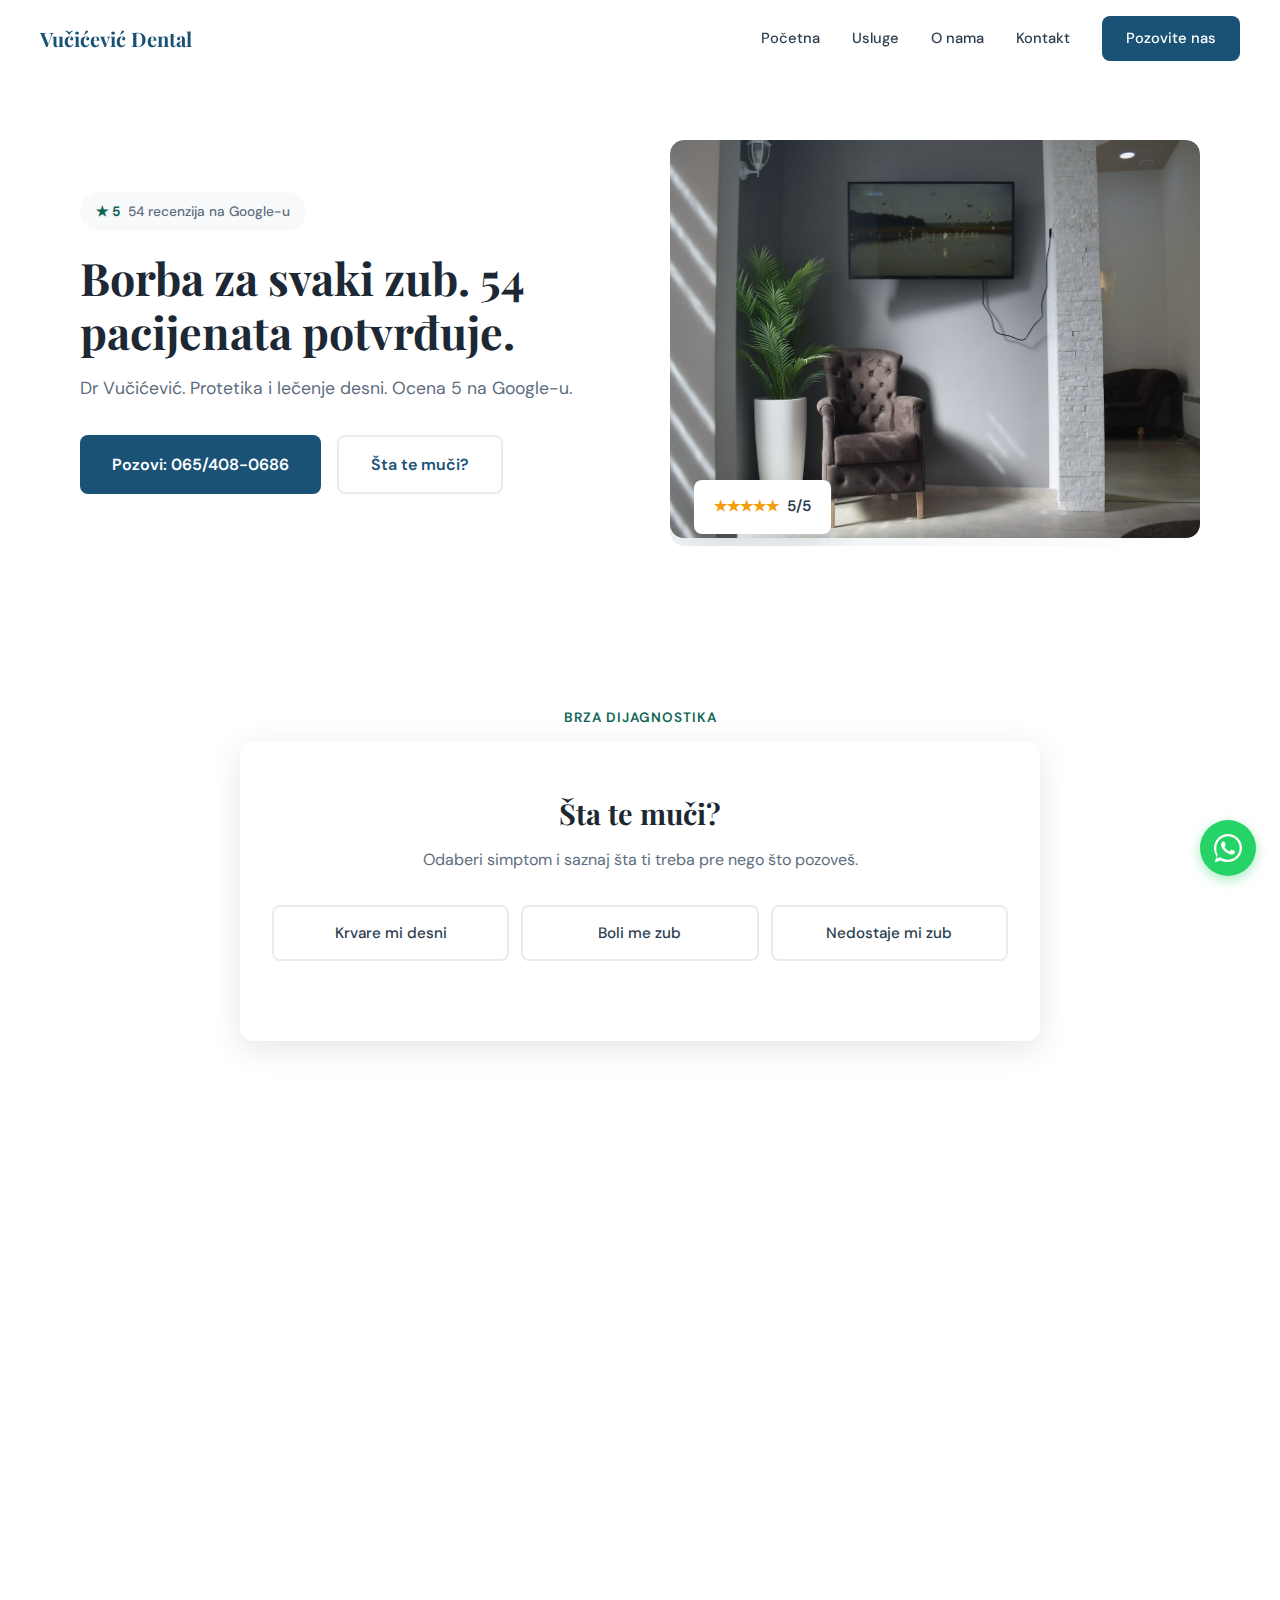
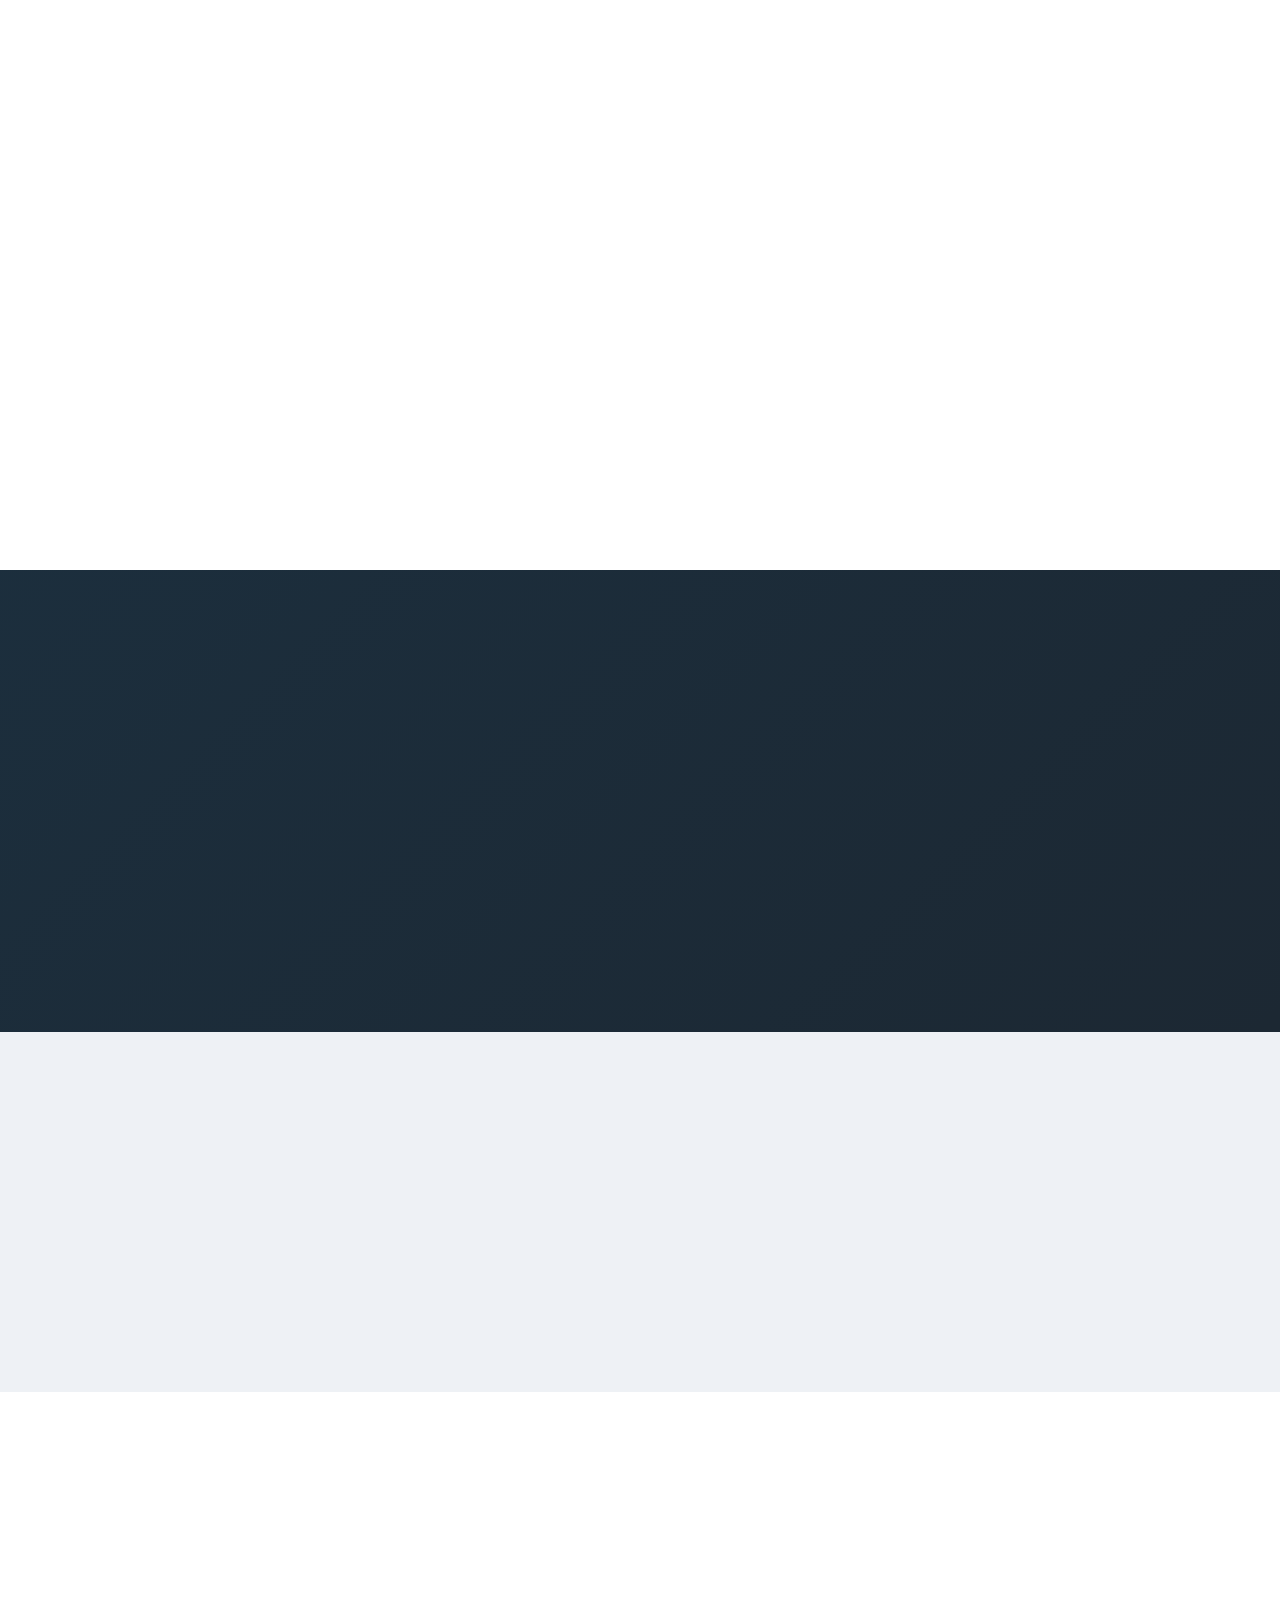
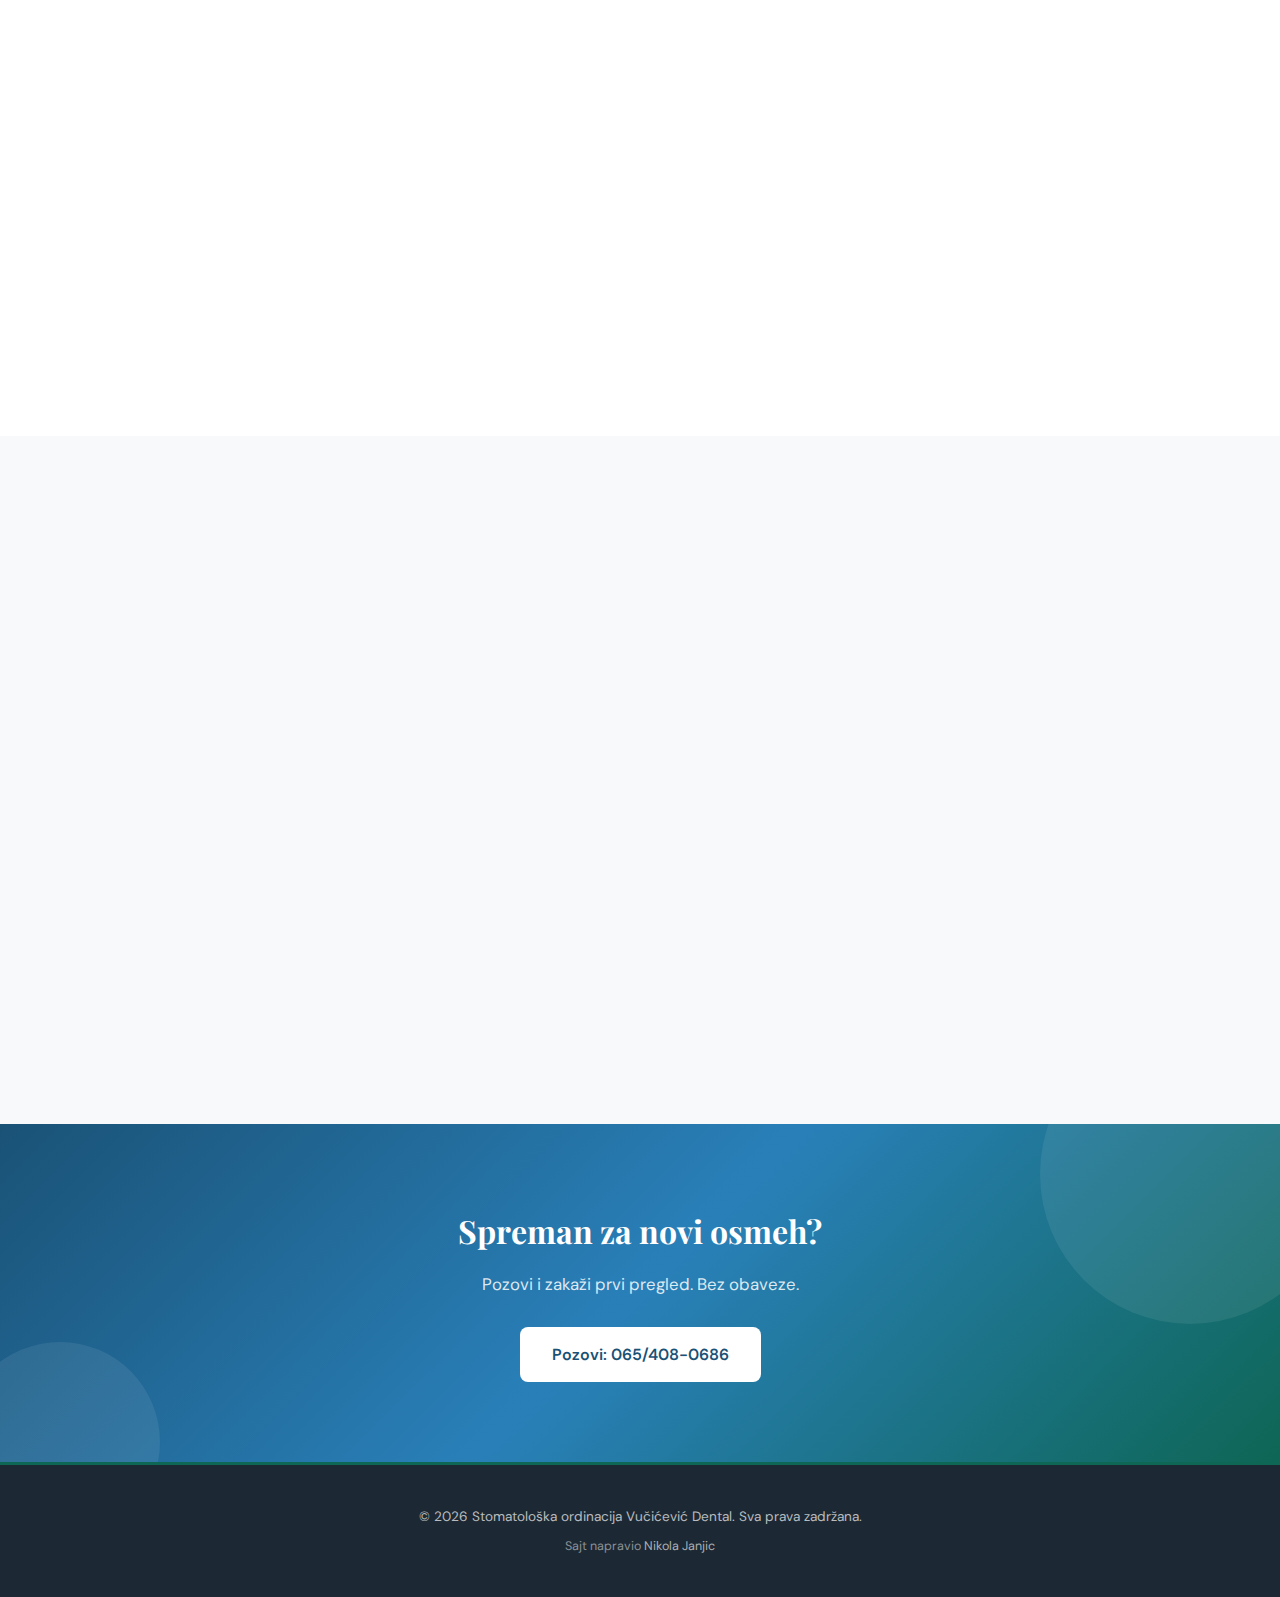
<file: index.html>
<!DOCTYPE html>
<html lang="sr">
<head>
<meta charset="UTF-8">
<meta name="viewport" content="width=device-width, initial-scale=1.0">
<title>Stomatolo&#353;ka ordinacija Vu&#269;i&#263;evi&#263; Dental | Beograd</title>
<meta name="description" content="Stomatolo&#353;ka ordinacija Vu&#269;i&#263;evi&#263; Dental - Beograd. protetika, parodontologija. Ocena 5 od 54 pacijenata na Google-u.">
<meta property="og:title" content="Stomatolo&#353;ka ordinacija Vu&#269;i&#263;evi&#263; Dental | Beograd">
<meta property="og:description" content="protetika, parodontologija. Ocena 5 od 54 pacijenata.">
<meta property="og:type" content="website">
<meta property="og:url" content="https://beograd-stomatoloska-ordinacija-vucicevic-dental-efbf.pages.dev/">
<meta property="og:image" content="https://images.unsplash.com/photo-1629909613654-28e377c37b09?auto=format&fit=crop&w=1200&q=80">
<meta property="og:locale" content="sr_RS">
<link rel="canonical" href="https://beograd-stomatoloska-ordinacija-vucicevic-dental-efbf.pages.dev/">
<link rel="icon" href="data:image/svg+xml,<svg xmlns='http://www.w3.org/2000/svg' viewBox='0 0 100 100'><rect rx='20' width='100' height='100' fill='%231a5276'/><text x='50' y='68' text-anchor='middle' fill='white' font-size='55' font-family='sans-serif'>S</text></svg>">
<link rel="preconnect" href="https://fonts.googleapis.com">
<link rel="preconnect" href="https://fonts.gstatic.com" crossorigin>
<link href="https://fonts.googleapis.com/css2?family=DM+Sans:wght@400;500;700&family=Playfair+Display:wght@600;700&display=swap" rel="stylesheet">
<link rel="stylesheet" href="style.css">
<style>:root{--primary:#1a5276;--primary-light:#2980b9;--accent:#0e6655;--accent-light:#1abc9c;--dark:#1c2833;--font-body:'DM Sans',sans-serif;--font-display:'Playfair Display',serif}</style>
<script type="application/ld+json">
{
  "@context": "https://schema.org",
  "@type": "Dentist",
  "name": "Stomatolo\u0161ka ordinacija Vu\u010di\u0107evi\u0107 Dental",
  "image": "https://images.unsplash.com/photo-1629909613654-28e377c37b09?auto=format&fit=crop&w=1200&q=80",
  "address": {
    "@type": "PostalAddress",
    "streetAddress": "Kneginje Ljubice 32, Beograd 11000",
    "addressLocality": "Beograd",
    "addressCountry": "RS"
  },
  "telephone": "+381654080686",
  "url": "https://beograd-stomatoloska-ordinacija-vucicevic-dental-efbf.pages.dev/",
  "aggregateRating": {
    "@type": "AggregateRating",
    "ratingValue": "5",
    "reviewCount": "54",
    "bestRating": "5"
  },
  "priceRange": "$$"
}
</script>
</head>
<body>

<header class="header" id="header">
  <a href="index.html" class="logo">Vu&#269;i&#263;evi&#263; Dental</a>
  <nav class="nav">
    <a href="index.html">Po&#269;etna</a>
    <a href="usluge.html">Usluge</a>
    <a href="o-nama.html">O nama</a>
    <a href="kontakt.html">Kontakt</a>
    <a href="tel:+381654080686" class="nav-cta">Pozovite nas</a>
  </nav>
  <button class="hamburger" onclick="toggleMenu()" aria-label="Meni" aria-expanded="false">
    <span></span><span></span><span></span>
  </button>
</header>

<nav class="mobile-menu" id="mobileMenu" aria-label="Mobilna navigacija">
  <a href="tel:+381654080686" class="nav-cta">Pozovite: 065/408-0686</a>
  <a href="index.html">Po&#269;etna</a>
  <a href="usluge.html">Usluge</a>
  <a href="o-nama.html">O nama</a>
  <a href="kontakt.html">Kontakt</a>
</nav>

<section class="hero">
  <div class="hero-inner">
    <div>
      <div class="hero-badge">
        <strong>&#9733; 5</strong> 54 recenzija na Google-u
      </div>
      <h1>Borba za svaki zub. 54 pacijenata potvr&#273;uje.</h1>
      <p>Dr Vu&#269;i&#263;evi&#263;. Protetika i le&#269;enje desni. Ocena 5 na Google-u.</p>
      <div class="hero-buttons">
        <a href="tel:+381654080686" class="btn-primary">Pozovi: 065/408-0686</a>
        <a href="#dijagnostika" class="btn-secondary">&#352;ta te mu&#269;i?</a>
      </div>
    </div>
    <div class="hero-image">
      <img onerror="this.onerror=null;this.style.background='linear-gradient(135deg,var(--primary),var(--accent))';this.style.objectFit='none';this.src='data:image/svg+xml,%3Csvg xmlns=%27http://www.w3.org/2000/svg%27 width=%27120%27 height=%27120%27 fill=%27rgba(255,255,255,.15)%27 viewBox=%270 0 24 24%27%3E%3Cpath d=%27M12 2C9.24 2 7 4.24 7 7c0 1.77.93 3.32 2.33 4.2C7.36 12.15 6 14.09 6 16.5 6 19.54 8.46 22 11.5 22h1c3.04 0 5.5-2.46 5.5-5.5 0-2.41-1.36-4.35-3.33-5.3C16.07 10.32 17 8.77 17 7c0-2.76-2.24-5-5-5z%27/%3E%3C/svg%3E'" src="photos/photo_01.jpg" alt="Stomatolo&#353;ka ordinacija Vu&#269;i&#263;evi&#263; Dental - Beograd" loading="eager">
      <div class="hero-image-badge">
        <span class="stars">&#9733;&#9733;&#9733;&#9733;&#9733;</span> 5/5
      </div>
    </div>
  </div>
</section>


<!-- DIJAGNOSTICAR SIMPTOMA -->
<section id="dijagnostika">
  <div class="section-inner fade-in">
    <span class="section-label">Brza dijagnostika</span>
    <div class="diagnostician">
      <h2>&#352;ta te mu&#269;i?</h2>
      <p>Odaberi simptom i saznaj &#353;ta ti treba pre nego &#353;to pozove&#353;.</p>
      <div class="symptom-grid" id="symptomGrid">
        
        <button class="symptom-btn" data-symptom="0">Krvare mi desni</button>
        
        <button class="symptom-btn" data-symptom="1">Boli me zub</button>
        
        <button class="symptom-btn" data-symptom="2">Nedostaje mi zub</button>
        
      </div>
      
      
      <div class="symptom-result" id="result-0">
        <h3>Parodontolo&#353;ki pregled</h3>
        <p>Krvarenje desni je prvi znak upale. Rana dijagnostika spre&#269;ava ozbiljnije probleme. Dr Vu&#269;i&#263;evi&#263; je specijalista za le&#269;enje desni.</p>
        
        <p class="followup-prompt">Mo&#382;e&#353; li opisati detaljnije?</p>
        <div class="followup-grid">
          
          <button class="followup-btn" data-parent="0" data-followup="0">Da li je ozbiljno?</button>
          
        </div>
        
        <div class="followup-detail" id="followup-0-0">Krvarenje desni nije normalno. &#352;to ranije se javi&#353;, lak&#353;e se le&#269;i. Nele&#269;ena upala mo&#382;e dovesti do gubitka zuba.</div>
        
        
        <div class="info-row">
          <div class="info-item"><strong>30-45 min</strong>Trajanje</div>
          <div class="info-item"><strong>Pozovi za cenu</strong>Okvirna cena</div>
          <div class="info-item"><strong>Odmah</strong>Oporavak</div>
        </div>
        
        <div class="result-cta">
          <a href="tel:+381654080686" class="btn-primary">Zaka&#382;i kod Dr Vu&#269;i&#263;evi&#263;</a>
          <a href="https://wa.me/381654080686" target="_blank" rel="noopener noreferrer" class="btn-accent">WhatsApp</a>
        </div>
      </div>
      
      
      <div class="symptom-result" id="result-1">
        <h3>Pregled i dijagnostika</h3>
        <p>Bol mo&#382;e imati razne uzroke. Pregled otkriva ta&#269;an problem i odre&#273;uje terapiju.</p>
        
        <p class="followup-prompt">Mo&#382;e&#353; li opisati detaljnije?</p>
        <div class="followup-grid">
          
          <button class="followup-btn" data-parent="1" data-followup="0">Na toplo/hladno</button>
          
          <button class="followup-btn" data-parent="1" data-followup="1">Stalno, jako boli</button>
          
        </div>
        
        <div class="followup-detail" id="followup-1-0">Osetljivost na temperaturu mo&#382;e zna&#269;iti karijes ili o&#353;te&#263;en nerv. Pregled utvr&#273;uje ta&#269;an uzrok.</div>
        
        <div class="followup-detail" id="followup-1-1">Jak, konstantan bol zahteva hitan pregled. Pozovi nas odmah na 065/408-0686.</div>
        
        
        <div class="info-row">
          <div class="info-item"><strong>30 min</strong>Trajanje</div>
          <div class="info-item"><strong>Pozovi za cenu</strong>Okvirna cena</div>
          <div class="info-item"><strong>Zavisi od dijagnoze</strong>Oporavak</div>
        </div>
        
        <div class="result-cta">
          <a href="tel:+381654080686" class="btn-primary">Zaka&#382;i kod Dr Vu&#269;i&#263;evi&#263;</a>
          <a href="https://wa.me/381654080686" target="_blank" rel="noopener noreferrer" class="btn-accent">WhatsApp</a>
        </div>
      </div>
      
      
      <div class="symptom-result" id="result-2">
        <h3>Protetski rad</h3>
        <p>Kerami&#269;ki most, krunica ili proteza. Dr Vu&#269;i&#263;evi&#263; pravi radove koji izgledaju potpuno prirodno.</p>
        
        <p class="followup-prompt">Mo&#382;e&#353; li opisati detaljnije?</p>
        <div class="followup-grid">
          
          <button class="followup-btn" data-parent="2" data-followup="0">Koji je najbolji izbor?</button>
          
        </div>
        
        <div class="followup-detail" id="followup-2-0">Zavisi od broja zuba koji nedostaju i stanja okolnih zuba. Pregled pokazuje koja opcija je najbolja za tebe.</div>
        
        
        <div class="info-row">
          <div class="info-item"><strong>2-4 posete</strong>Trajanje</div>
          <div class="info-item"><strong>Pozovi za cenu</strong>Okvirna cena</div>
          <div class="info-item"><strong>7-14 dana</strong>Oporavak</div>
        </div>
        
        <div class="result-cta">
          <a href="tel:+381654080686" class="btn-primary">Zaka&#382;i kod Dr Vu&#269;i&#263;evi&#263;</a>
          <a href="https://wa.me/381654080686" target="_blank" rel="noopener noreferrer" class="btn-accent">WhatsApp</a>
        </div>
      </div>
      
    </div>
  </div>
</section>



<!-- PREDNOSTI -->
<section>
  <div class="section-inner">
    <span class="section-label fade-in">Za&#353;to Vu&#269;i&#263;evi&#263; Dental</span>
    <h2 class="section-title fade-in">Za&#353;to 54 pacijenata daje ocenu 5</h2>
    
    <div class="benefits-grid">
      
      <div class="benefit-card fade-in">
        <img onerror="this.onerror=null;this.style.background='linear-gradient(135deg,var(--primary),var(--accent))';this.style.objectFit='none';this.src='data:image/svg+xml,%3Csvg xmlns=%27http://www.w3.org/2000/svg%27 width=%27120%27 height=%27120%27 fill=%27rgba(255,255,255,.15)%27 viewBox=%270 0 24 24%27%3E%3Cpath d=%27M12 2C9.24 2 7 4.24 7 7c0 1.77.93 3.32 2.33 4.2C7.36 12.15 6 14.09 6 16.5 6 19.54 8.46 22 11.5 22h1c3.04 0 5.5-2.46 5.5-5.5 0-2.41-1.36-4.35-3.33-5.3C16.07 10.32 17 8.77 17 7c0-2.76-2.24-5-5-5z%27/%3E%3C/svg%3E'" src="https://images.unsplash.com/photo-1609840114035-3c981b782dfe?auto=format&fit=crop&w=600&q=80" alt="Borba za svaki zub - Stomatolo&#353;ka ordinacija Vu&#269;i&#263;evi&#263; Dental" loading="lazy">
        <div class="benefit-card-body">
          <h3>Borba za svaki zub</h3>
          <p>Sla&#273;ana ka&#382;e: 'Posve&#263;enost problemu i borba za svaki zub.' To nije slogan. To je na&#269;in rada Dr Vu&#269;i&#263;evi&#263;a.</p>
        </div>
      </div>
      
      <div class="benefit-card fade-in">
        <img onerror="this.onerror=null;this.style.background='linear-gradient(135deg,var(--primary),var(--accent))';this.style.objectFit='none';this.src='data:image/svg+xml,%3Csvg xmlns=%27http://www.w3.org/2000/svg%27 width=%27120%27 height=%27120%27 fill=%27rgba(255,255,255,.15)%27 viewBox=%270 0 24 24%27%3E%3Cpath d=%27M12 2C9.24 2 7 4.24 7 7c0 1.77.93 3.32 2.33 4.2C7.36 12.15 6 14.09 6 16.5 6 19.54 8.46 22 11.5 22h1c3.04 0 5.5-2.46 5.5-5.5 0-2.41-1.36-4.35-3.33-5.3C16.07 10.32 17 8.77 17 7c0-2.76-2.24-5-5-5z%27/%3E%3C/svg%3E'" src="https://images.unsplash.com/photo-1606811841689-23dfddce3e95?auto=format&fit=crop&w=600&q=80" alt="Bezbolne intervencije - Stomatolo&#353;ka ordinacija Vu&#269;i&#263;evi&#263; Dental" loading="lazy">
        <div class="benefit-card-body">
          <h3>Bezbolne intervencije</h3>
          <p>Martina je do&#353;la sa strahom, a oti&#353;la sa osmehom. Parodontalno le&#269;enje opisuje kao 'iznena&#273;uju&#263;e brzo i bezbolno'.</p>
        </div>
      </div>
      
      <div class="benefit-card fade-in">
        <img onerror="this.onerror=null;this.style.background='linear-gradient(135deg,var(--primary),var(--accent))';this.style.objectFit='none';this.src='data:image/svg+xml,%3Csvg xmlns=%27http://www.w3.org/2000/svg%27 width=%27120%27 height=%27120%27 fill=%27rgba(255,255,255,.15)%27 viewBox=%270 0 24 24%27%3E%3Cpath d=%27M12 2C9.24 2 7 4.24 7 7c0 1.77.93 3.32 2.33 4.2C7.36 12.15 6 14.09 6 16.5 6 19.54 8.46 22 11.5 22h1c3.04 0 5.5-2.46 5.5-5.5 0-2.41-1.36-4.35-3.33-5.3C16.07 10.32 17 8.77 17 7c0-2.76-2.24-5-5-5z%27/%3E%3C/svg%3E'" src="https://images.unsplash.com/photo-1579684385127-1ef15d508118?auto=format&fit=crop&w=600&q=80" alt="Po&#353;tene cene - Stomatolo&#353;ka ordinacija Vu&#269;i&#263;evi&#263; Dental" loading="lazy">
        <div class="benefit-card-body">
          <h3>Po&#353;tene cene</h3>
          <p>Pacijenti posebno isti&#269;u fer cene za kvalitet koji dobiju. Kerami&#269;ki most, krunica, le&#269;enje desni. Bez skrivenih tro&#353;kova.</p>
        </div>
      </div>
      
      <div class="benefit-card fade-in">
        <img onerror="this.onerror=null;this.style.background='linear-gradient(135deg,var(--primary),var(--accent))';this.style.objectFit='none';this.src='data:image/svg+xml,%3Csvg xmlns=%27http://www.w3.org/2000/svg%27 width=%27120%27 height=%27120%27 fill=%27rgba(255,255,255,.15)%27 viewBox=%270 0 24 24%27%3E%3Cpath d=%27M12 2C9.24 2 7 4.24 7 7c0 1.77.93 3.32 2.33 4.2C7.36 12.15 6 14.09 6 16.5 6 19.54 8.46 22 11.5 22h1c3.04 0 5.5-2.46 5.5-5.5 0-2.41-1.36-4.35-3.33-5.3C16.07 10.32 17 8.77 17 7c0-2.76-2.24-5-5-5z%27/%3E%3C/svg%3E'" src="https://images.unsplash.com/photo-1629909613654-28e377c37b09?auto=format&fit=crop&w=600&q=80" alt="Vreme za svakog pacijenta - Stomatolo&#353;ka ordinacija Vu&#269;i&#263;evi&#263; Dental" loading="lazy">
        <div class="benefit-card-body">
          <h3>Vreme za svakog pacijenta</h3>
          <p>Doktoru se ne &#382;uri. Sve objasni, odgovori na svako pitanje, prati vas od prvog pregleda do kraja terapije.</p>
        </div>
      </div>
      
    </div>
  </div>
</section>


<!-- PROCES -->
<section class="process-section">
  <div class="section-inner">
    <span class="section-label fade-in">Kako izgleda poseta</span>
    <h2 class="section-title fade-in">Tri koraka do novog osmeha</h2>
    <div class="process-grid" style="margin-top:48px">
      <div class="process-step fade-in">
        <div class="process-number">1</div>
        <h3>Pozovi</h3>
        <p>Zaka&#382;i termin pozivom na 065/408-0686 ili putem WhatsApp-a.</p>
      </div>
      <div class="process-step fade-in">
        <div class="process-number">2</div>
        <h3>Pregled</h3>
        <p>Dr Vu&#269;i&#263;evi&#263; pregleda i predlo&#382;i plan, bez obaveze.</p>
      </div>
      <div class="process-step fade-in">
        <div class="process-number">3</div>
        <h3>Rezultat</h3>
        <p>Zdravi zubi, bez bola. Kao &#353;to ka&#382;e 54 zadovoljnih pacijenata.</p>
      </div>
    </div>
  </div>
</section>

<!-- BROJEVI -->
<section class="section-gradient">
  <div class="section-inner">
    <div class="stats-grid fade-in">
      <div class="stat-item">
        <span class="counter-value" data-target="5">0</span>
        <p>Google ocena</p>
      </div>
      <div class="stat-item">
        <span class="counter-value" data-target="54">0</span>
        <p>Recenzija</p>
      </div>
      
      
      <div class="stat-item">
        <span class="counter-value" data-target="3">0</span>
        <p>Vrste usluga</p>
      </div>
      
    </div>
  </div>
</section>


<!-- RECENZIJE -->
<section>
  <div class="section-inner">
    <span class="section-label fade-in">&#352;ta ka&#382;u pacijenti</span>
    <h2 class="section-title fade-in">54 pacijenata ne mo&#382;e da gre&#353;i</h2>
    <div class="reviews-grid" style="margin-top:40px">
      
      <div class="review-card fade-in">
        <div class="review-stars">&#9733;&#9733;&#9733;&#9733;&#9733;</div>
        <p class="review-text">"Profesionalizam od prvog trenutka, posve&#263;enost problemu i borba za svaki zub. Sigurnost rada doktora Vu&#269;i&#263;evi&#263;a obezbiedi&#263;e osmeh o kome sanjate. Sve pohvale!"</p>
        <div class="review-author">Sla&#273;ana Obradovi&#263;</div>
      </div>
      
      <div class="review-card fade-in">
        <div class="review-stars">&#9733;&#9733;&#9733;&#9733;&#9733;</div>
        <p class="review-text">"Potpuni profesionalizam kakav &#263;ete na&#263;i na retko kom mestu. Predanost detaljima i borba za svaki zub do krajnjih mogu&#263;nosti. Iskrene preporuke!"</p>
        <div class="review-author">Bane</div>
      </div>
      
      <div class="review-card fade-in">
        <div class="review-stars">&#9733;&#9733;&#9733;&#9733;&#9733;</div>
        <p class="review-text">"Profesionalan, potpuno posve&#263;en pacijentu. Dr Ivo &#269;ini boravak u svojoj ordinaciji &#353;to bezbolnijim. Krajnji rezultat, novi osmeh sa uskla&#273;enom bojom zuba."</p>
        <div class="review-author">Lejla Gredelj</div>
      </div>
      
    </div>
    
    <div style="text-align:center;margin-top:32px" class="fade-in">
      <a href="https://maps.google.com/?cid=15374830830862256133" target="_blank" rel="noopener noreferrer" class="btn-secondary">Pro&#269;itaj sve recenzije</a>
    </div>
    
  </div>
</section>



<!-- FAQ -->
<section class="faq-section">
  <div class="section-inner">
    <span class="section-label fade-in">&#268;esta pitanja</span>
    <h2 class="section-title fade-in">Sve &#353;to te zanima</h2>
    <div class="faq-list">
      
      <div class="faq-item fade-in">
        <button class="faq-question" onclick="toggleFaq(this)">
          Da li intervencije bole?
          <span class="faq-icon">+</span>
        </button>
        <div class="faq-answer"><div class="faq-answer-inner">Ne. Pacijenti posebno isti&#269;u da su tretmani bezbolni. Koristimo savremenu anesteziju i ne&#382;an pristup tako da ne ose&#263;a&#353; ni&#353;ta tokom intervencije.</div></div>
      </div>
      
      <div class="faq-item fade-in">
        <button class="faq-question" onclick="toggleFaq(this)">
          Kako da zaka&#382;em termin?
          <span class="faq-icon">+</span>
        </button>
        <div class="faq-answer"><div class="faq-answer-inner">Pozovi nas na 065/408-0686. Mo&#382;e&#353; zakazati i putem WhatsApp poruke. Javi&#263;emo ti se u najkra&#263;em roku.</div></div>
      </div>
      
      <div class="faq-item fade-in">
        <button class="faq-question" onclick="toggleFaq(this)">
          Koliko traje prvi pregled?
          <span class="faq-icon">+</span>
        </button>
        <div class="faq-answer"><div class="faq-answer-inner">Oko 30 minuta. Uklju&#269;uje detaljan pregled, dijagnostiku i plan terapije prilago&#273;en tvojim potrebama.</div></div>
      </div>
      
      <div class="faq-item fade-in">
        <button class="faq-question" onclick="toggleFaq(this)">
          Za&#353;to vas pacijenti preporu&#269;uju?
          <span class="faq-icon">+</span>
        </button>
        <div class="faq-answer"><div class="faq-answer-inner">Naj&#269;e&#353;&#263;e re&#269;i u 54 recenzije: strpljivo, profesionalno, bezbolno. Ocena 5 na Google-u. Trudimo se da svaki pacijent ode zadovoljan.</div></div>
      </div>
      
      <div class="faq-item fade-in">
        <button class="faq-question" onclick="toggleFaq(this)">
          Koliko ko&#353;ta pregled?
          <span class="faq-icon">+</span>
        </button>
        <div class="faq-answer"><div class="faq-answer-inner">Pozovi nas na 065/408-0686 za ta&#269;nu informaciju. Cena zavisi od vrste pregleda i potrebne terapije. Pacijenti redovno isti&#269;u da su cene fer.</div></div>
      </div>
      
    </div>
  </div>
</section>


<!-- CTA BANNER -->
<section class="cta-banner">
  <h2>Spreman za novi osmeh?</h2>
  <p>Pozovi i zaka&#382;i prvi pregled. Bez obaveze.</p>
  <a href="tel:+381654080686" class="btn-white">Pozovi: 065/408-0686</a>
</section>

<footer>
  <p>&copy; <span id="copyright-year"></span> Stomatolo&#353;ka ordinacija Vu&#269;i&#263;evi&#263; Dental. Sva prava zadr&#382;ana.</p>
  <p class="credit">Sajt napravio <a href="https://nikolajanjic.com" target="_blank" rel="noopener noreferrer">Nikola Janjic</a></p>
</footer>


<a href="https://wa.me/381654080686" class="whatsapp-float" target="_blank" rel="noopener noreferrer" aria-label="Pi&#353;ite nam na WhatsApp">
  <svg xmlns="http://www.w3.org/2000/svg" width="28" height="28" fill="white" viewBox="0 0 24 24" aria-hidden="true">
    <path d="M17.472 14.382c-.297-.149-1.758-.867-2.03-.967-.273-.099-.471-.148-.67.15-.197.297-.767.966-.94 1.164-.173.199-.347.223-.644.075-.297-.15-1.255-.463-2.39-1.475-.883-.788-1.48-1.761-1.653-2.059-.173-.297-.018-.458.13-.606.134-.133.298-.347.446-.52.149-.174.198-.298.298-.497.099-.198.05-.371-.025-.52-.075-.149-.669-1.612-.916-2.207-.242-.579-.487-.5-.669-.51-.173-.008-.371-.01-.57-.01-.198 0-.52.074-.792.372-.272.297-1.04 1.016-1.04 2.479 0 1.462 1.065 2.875 1.213 3.074.149.198 2.096 3.2 5.077 4.487.709.306 1.262.489 1.694.625.712.227 1.36.195 1.871.118.571-.085 1.758-.719 2.006-1.413.248-.694.248-1.289.173-1.413-.074-.124-.272-.198-.57-.347z"/>
    <path d="M12 0C5.373 0 0 5.373 0 12c0 2.625.846 5.059 2.284 7.034L.789 23.492a.5.5 0 00.611.611l4.458-1.495A11.943 11.943 0 0012 24c6.627 0 12-5.373 12-12S18.627 0 12 0zm0 22c-2.319 0-4.476-.678-6.295-1.844l-.44-.282-3.065 1.027 1.027-3.065-.282-.44A9.96 9.96 0 012 12C2 6.486 6.486 2 12 2s10 4.486 10 10-4.486 10-10 10z"/>
  </svg>
</a>


<script>
var header = document.getElementById('header');
if (header) window.addEventListener('scroll', function() { header.classList.toggle('scrolled', window.scrollY > 10); });
function toggleMenu() { var m = document.getElementById('mobileMenu'); var b = document.querySelector('.hamburger'); if (m) { m.classList.toggle('open'); if (b) b.setAttribute('aria-expanded', m.classList.contains('open')); } }
document.querySelectorAll('#mobileMenu a').forEach(function(a) { a.addEventListener('click', function() { var m = document.getElementById('mobileMenu'); var b = document.querySelector('.hamburger'); if (m) { m.classList.remove('open'); if (b) b.setAttribute('aria-expanded', 'false'); } }); });
function toggleFaq(btn) { var item = btn.parentElement; if (!item) return; var wasOpen = item.classList.contains('open'); document.querySelectorAll('.faq-item').forEach(function(i) { i.classList.remove('open'); }); if (!wasOpen) item.classList.add('open'); }
var fadeObserver = new IntersectionObserver(function(entries) { entries.forEach(function(e) { if (e.isIntersecting) { e.target.classList.add('visible'); fadeObserver.unobserve(e.target); } }); }, { threshold: 0.1 });
document.querySelectorAll('.fade-in').forEach(function(el) { var rect = el.getBoundingClientRect(); if (rect.top < window.innerHeight && rect.bottom > 0) { el.classList.add('visible'); } else { fadeObserver.observe(el); } });
function animateCounter(el, target, duration) { duration = duration || 2000; var start = 0; var isDecimal = String(target).indexOf('.') !== -1; function step(ts) { if (!start) start = ts; var p = Math.min((ts - start) / duration, 1); el.textContent = isDecimal ? (p * target).toFixed(1) : Math.floor(p * target); if (p < 1) requestAnimationFrame(step); else el.textContent = isDecimal ? target.toFixed(1) : target; } requestAnimationFrame(step); }
var counterObserver = new IntersectionObserver(function(entries) { entries.forEach(function(e) { if (e.isIntersecting && !e.target.dataset.animated) { e.target.dataset.animated = 'true'; var t = parseFloat(e.target.dataset.target); if (!isNaN(t)) animateCounter(e.target, t, 2000); } }); }, { threshold: 0.3 });
document.querySelectorAll('.counter-value').forEach(function(el) { counterObserver.observe(el); });
var yearEl = document.getElementById('copyright-year'); if (yearEl) yearEl.textContent = new Date().getFullYear();
document.querySelectorAll('.symptom-btn').forEach(function(btn) { btn.addEventListener('click', function() { document.querySelectorAll('.symptom-btn').forEach(function(b) { b.classList.remove('active'); }); document.querySelectorAll('.symptom-result').forEach(function(r) { r.classList.remove('visible'); }); document.querySelectorAll('.followup-btn').forEach(function(b) { b.classList.remove('active'); }); document.querySelectorAll('.followup-detail').forEach(function(d) { d.classList.remove('visible'); }); btn.classList.add('active'); var result = document.getElementById('result-' + btn.dataset.symptom); if (result) result.classList.add('visible'); }); });
document.querySelectorAll('.followup-btn').forEach(function(btn) { btn.addEventListener('click', function() { var parentIdx = btn.dataset.parent; document.querySelectorAll('.followup-btn[data-parent="' + parentIdx + '"]').forEach(function(b) { b.classList.remove('active'); }); document.querySelectorAll('[id^="followup-' + parentIdx + '-"]').forEach(function(d) { d.classList.remove('visible'); }); btn.classList.add('active'); var detail = document.getElementById('followup-' + parentIdx + '-' + btn.dataset.followup); if (detail) detail.classList.add('visible'); }); });
</script>
</body>
</html>
</file>
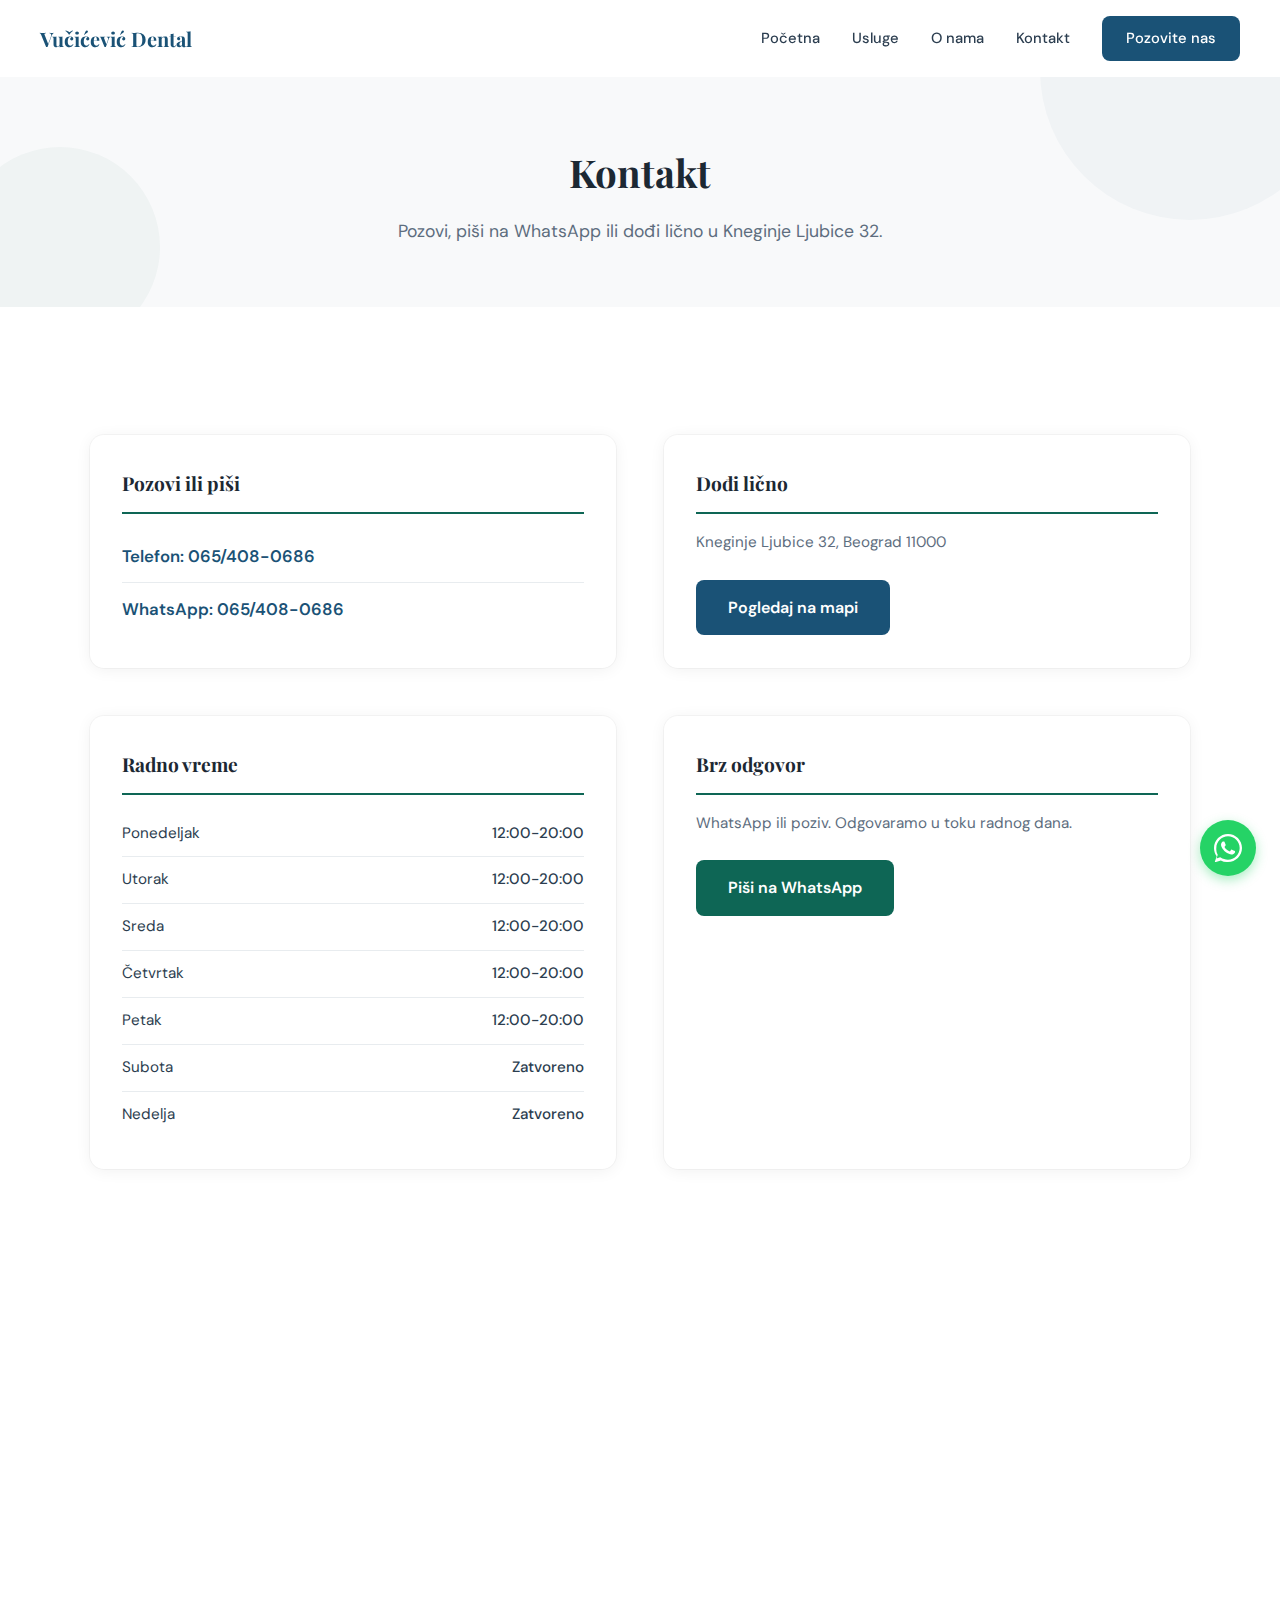
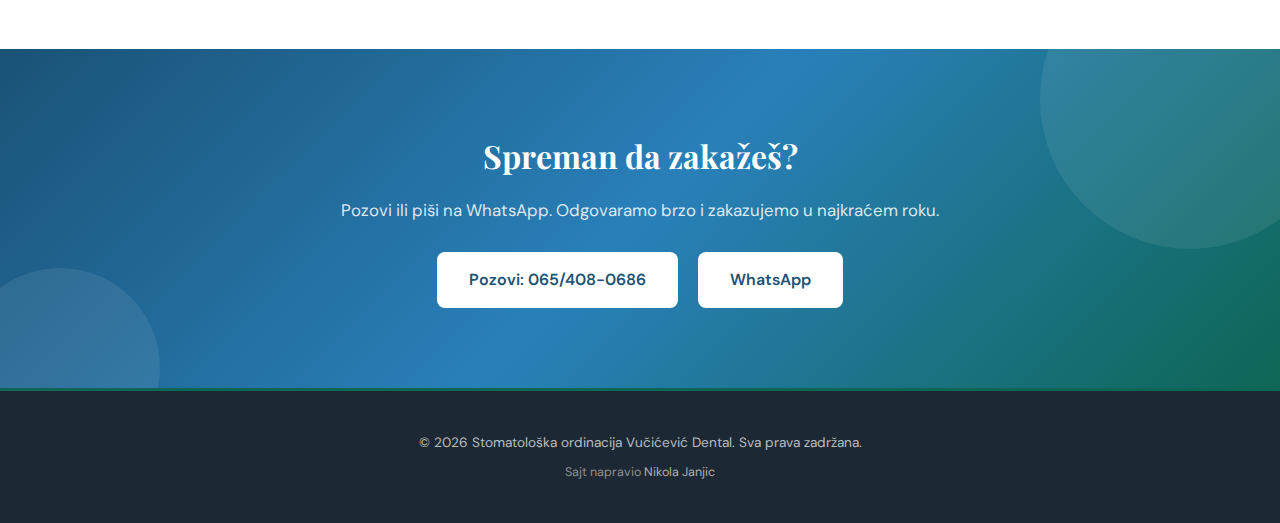
<file: kontakt.html>
<!DOCTYPE html>
<html lang="sr">
<head>
<meta charset="UTF-8">
<meta name="viewport" content="width=device-width, initial-scale=1.0">
<title>Kontakt | Stomatolo&#353;ka ordinacija Vu&#269;i&#263;evi&#263; Dental</title>
<meta name="description" content="Zaka&#382;i pregled u ordinaciji Vu&#269;i&#263;evi&#263; Dental. Kneginje Ljubice 32, Beograd 11000. Telefon: 065/408-0686.">
<meta property="og:title" content="Kontakt | Stomatolo&#353;ka ordinacija Vu&#269;i&#263;evi&#263; Dental">
<meta property="og:description" content="Zaka&#382;i pregled. Kneginje Ljubice 32, Beograd 11000, Beograd.">
<meta property="og:type" content="website">
<meta property="og:url" content="https://beograd-stomatoloska-ordinacija-vucicevic-dental-efbf.pages.dev/kontakt.html">
<meta property="og:image" content="https://images.unsplash.com/photo-1629909613654-28e377c37b09?auto=format&fit=crop&w=1200&q=80">
<meta property="og:locale" content="sr_RS">
<link rel="canonical" href="https://beograd-stomatoloska-ordinacija-vucicevic-dental-efbf.pages.dev/kontakt.html">
<link rel="icon" href="data:image/svg+xml,<svg xmlns='http://www.w3.org/2000/svg' viewBox='0 0 100 100'><rect rx='20' width='100' height='100' fill='%231a5276'/><text x='50' y='68' text-anchor='middle' fill='white' font-size='55' font-family='sans-serif'>S</text></svg>">
<link rel="preconnect" href="https://fonts.googleapis.com">
<link rel="preconnect" href="https://fonts.gstatic.com" crossorigin>
<link href="https://fonts.googleapis.com/css2?family=DM+Sans:wght@400;500;700&family=Playfair+Display:wght@600;700&display=swap" rel="stylesheet">
<link rel="stylesheet" href="style.css">
<style>:root{--primary:#1a5276;--primary-light:#2980b9;--accent:#0e6655;--accent-light:#1abc9c;--dark:#1c2833;--font-body:'DM Sans',sans-serif;--font-display:'Playfair Display',serif}</style>
</head>
<body>

<header class="header" id="header">
  <a href="index.html" class="logo">Vu&#269;i&#263;evi&#263; Dental</a>
  <nav class="nav">
    <a href="index.html">Po&#269;etna</a>
    <a href="usluge.html">Usluge</a>
    <a href="o-nama.html">O nama</a>
    <a href="kontakt.html">Kontakt</a>
    <a href="tel:+381654080686" class="nav-cta">Pozovite nas</a>
  </nav>
  <button class="hamburger" onclick="toggleMenu()" aria-label="Meni" aria-expanded="false"><span></span><span></span><span></span></button>
</header>

<nav class="mobile-menu" id="mobileMenu" aria-label="Mobilna navigacija">
  <a href="tel:+381654080686" class="nav-cta">Pozovite: 065/408-0686</a>
  <a href="index.html">Po&#269;etna</a>
  <a href="usluge.html">Usluge</a>
  <a href="o-nama.html">O nama</a>
  <a href="kontakt.html">Kontakt</a>
</nav>

<section class="page-hero">
  <h1>Kontakt</h1>
  <p>Pozovi, pi&#353;i na WhatsApp ili do&#273;i li&#269;no u Kneginje Ljubice 32.</p>
</section>

<section>
  <div class="section-inner">
    <div class="contact-grid">
      
      <div class="contact-card fade-in">
        <h3>Pozovi ili pi&#353;i</h3>
        <a href="tel:+381654080686" class="contact-link">Telefon: 065/408-0686</a>
        <a href="https://wa.me/381654080686" target="_blank" rel="noopener noreferrer" class="contact-link">WhatsApp: 065/408-0686</a>
        
      </div>
      

      

      
      <div class="contact-card fade-in">
        <h3>Do&#273;i li&#269;no</h3>
        <p>Kneginje Ljubice 32, Beograd 11000</p>
        
        <a href="https://maps.google.com/?cid=15374830830862256133" target="_blank" rel="noopener noreferrer" class="btn-primary" style="margin-top:8px">Pogledaj na mapi</a>
        
      </div>
      

      
      <div class="contact-card fade-in">
        <h3>Radno vreme</h3>
        <table class="hours-table">
          
          <tr>
            <td>Ponedeljak</td>
            <td>12:00-20:00</td>
          </tr>
          
          <tr>
            <td>Utorak</td>
            <td>12:00-20:00</td>
          </tr>
          
          <tr>
            <td>Sreda</td>
            <td>12:00-20:00</td>
          </tr>
          
          <tr>
            <td>&#268;etvrtak</td>
            <td>12:00-20:00</td>
          </tr>
          
          <tr>
            <td>Petak</td>
            <td>12:00-20:00</td>
          </tr>
          
          <tr>
            <td>Subota</td>
            <td>Zatvoreno</td>
          </tr>
          
          <tr>
            <td>Nedelja</td>
            <td>Zatvoreno</td>
          </tr>
          
        </table>
      </div>
      

      
      <div class="contact-card fade-in">
        <h3>Brz odgovor</h3>
        <p>WhatsApp ili poziv. Odgovaramo u toku radnog dana.</p>
        <a href="https://wa.me/381654080686" target="_blank" rel="noopener noreferrer" class="btn-accent" style="margin-top:8px">Pi&#353;i na WhatsApp</a>
      </div>
      
    </div>
  </div>
</section>


<section class="map-section">
  <iframe src="https://maps.google.com/maps?q=Kneginje%20Ljubice%2032%2C%20Beograd%2011000&output=embed&z=16" width="100%" height="400" style="border:0;display:block" allowfullscreen="" loading="lazy" referrerpolicy="no-referrer-when-downgrade" title="Lokacija Vu&#269;i&#263;evi&#263; Dental"></iframe>
</section>


<section class="cta-banner">
  <h2>Spreman da zaka&#382;e&#353;?</h2>
  <p>Pozovi ili pi&#353;i na WhatsApp. Odgovaramo brzo i zakazujemo u najkra&#263;em roku.</p>
  
  <a href="tel:+381654080686" class="btn-white">Pozovi: 065/408-0686</a>
  <a href="https://wa.me/381654080686" target="_blank" rel="noopener noreferrer" class="btn-white">WhatsApp</a>
  
</section>

<footer>
  <p>&copy; <span id="copyright-year"></span> Stomatolo&#353;ka ordinacija Vu&#269;i&#263;evi&#263; Dental. Sva prava zadr&#382;ana.</p>
  <p class="credit">Sajt napravio <a href="https://nikolajanjic.com" target="_blank" rel="noopener noreferrer">Nikola Janjic</a></p>
</footer>


<a href="https://wa.me/381654080686" class="whatsapp-float" target="_blank" rel="noopener noreferrer" aria-label="Pi&#353;ite nam na WhatsApp">
  <svg xmlns="http://www.w3.org/2000/svg" width="28" height="28" fill="white" viewBox="0 0 24 24" aria-hidden="true">
    <path d="M17.472 14.382c-.297-.149-1.758-.867-2.03-.967-.273-.099-.471-.148-.67.15-.197.297-.767.966-.94 1.164-.173.199-.347.223-.644.075-.297-.15-1.255-.463-2.39-1.475-.883-.788-1.48-1.761-1.653-2.059-.173-.297-.018-.458.13-.606.134-.133.298-.347.446-.52.149-.174.198-.298.298-.497.099-.198.05-.371-.025-.52-.075-.149-.669-1.612-.916-2.207-.242-.579-.487-.5-.669-.51-.173-.008-.371-.01-.57-.01-.198 0-.52.074-.792.372-.272.297-1.04 1.016-1.04 2.479 0 1.462 1.065 2.875 1.213 3.074.149.198 2.096 3.2 5.077 4.487.709.306 1.262.489 1.694.625.712.227 1.36.195 1.871.118.571-.085 1.758-.719 2.006-1.413.248-.694.248-1.289.173-1.413-.074-.124-.272-.198-.57-.347z"/>
    <path d="M12 0C5.373 0 0 5.373 0 12c0 2.625.846 5.059 2.284 7.034L.789 23.492a.5.5 0 00.611.611l4.458-1.495A11.943 11.943 0 0012 24c6.627 0 12-5.373 12-12S18.627 0 12 0zm0 22c-2.319 0-4.476-.678-6.295-1.844l-.44-.282-3.065 1.027 1.027-3.065-.282-.44A9.96 9.96 0 012 12C2 6.486 6.486 2 12 2s10 4.486 10 10-4.486 10-10 10z"/>
  </svg>
</a>


<script>
var header = document.getElementById('header');
if (header) window.addEventListener('scroll', function() { header.classList.toggle('scrolled', window.scrollY > 10); });
function toggleMenu() { var m = document.getElementById('mobileMenu'); var b = document.querySelector('.hamburger'); if (m) { m.classList.toggle('open'); if (b) b.setAttribute('aria-expanded', m.classList.contains('open')); } }
document.querySelectorAll('#mobileMenu a').forEach(function(a) { a.addEventListener('click', function() { var m = document.getElementById('mobileMenu'); var b = document.querySelector('.hamburger'); if (m) { m.classList.remove('open'); if (b) b.setAttribute('aria-expanded', 'false'); } }); });
var fadeObserver = new IntersectionObserver(function(entries) { entries.forEach(function(e) { if (e.isIntersecting) { e.target.classList.add('visible'); fadeObserver.unobserve(e.target); } }); }, { threshold: 0.1 });
document.querySelectorAll('.fade-in').forEach(function(el) { var rect = el.getBoundingClientRect(); if (rect.top < window.innerHeight && rect.bottom > 0) { el.classList.add('visible'); } else { fadeObserver.observe(el); } });
var yearEl = document.getElementById('copyright-year'); if (yearEl) yearEl.textContent = new Date().getFullYear();
</script>
</body>
</html>
</file>
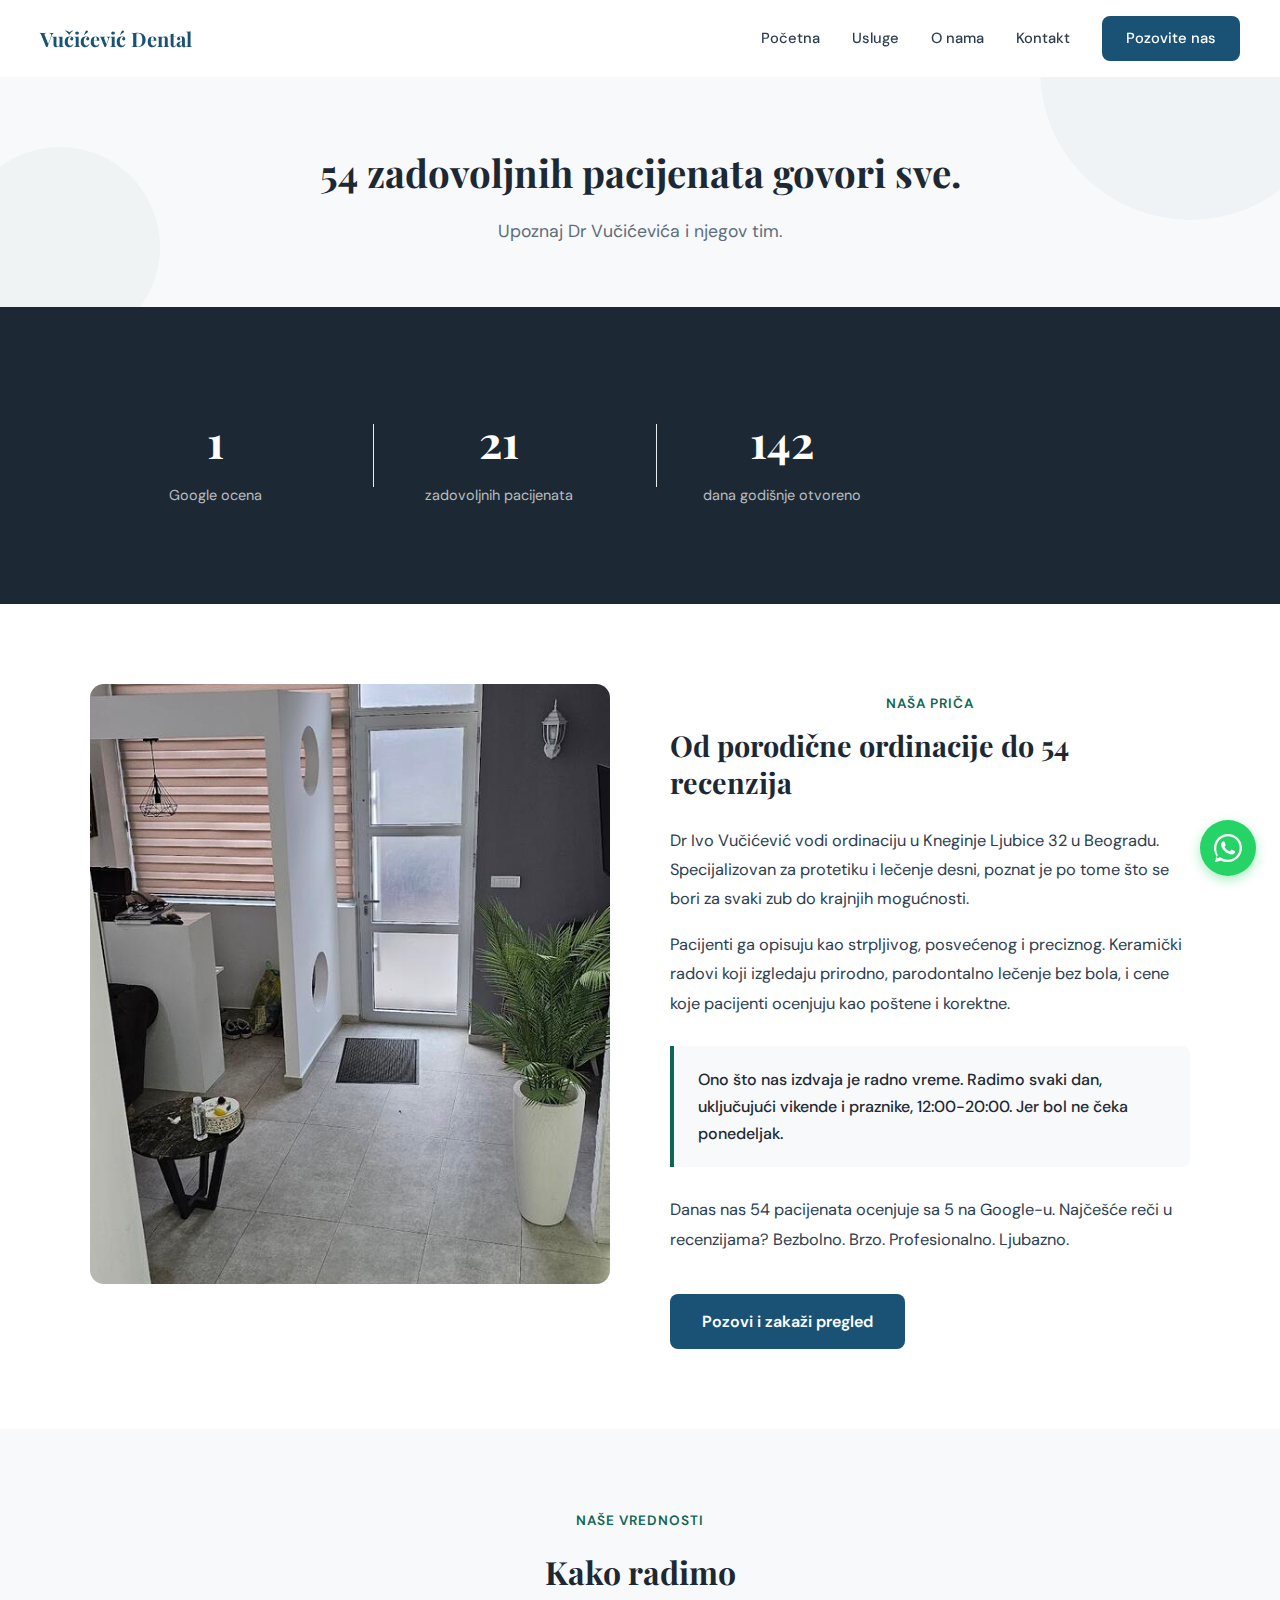
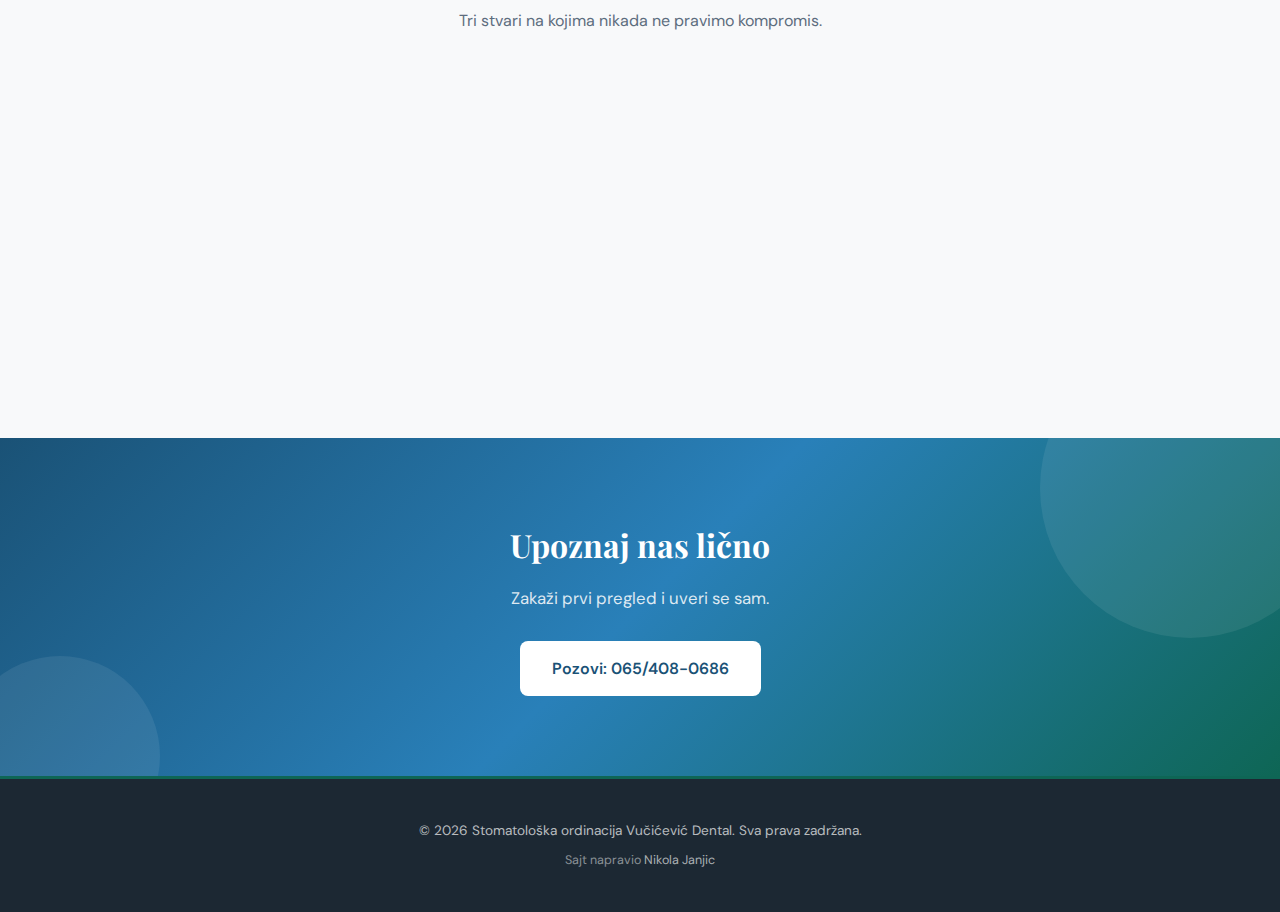
<file: o-nama.html>
<!DOCTYPE html>
<html lang="sr">
<head>
<meta charset="UTF-8">
<meta name="viewport" content="width=device-width, initial-scale=1.0">
<title>O nama | Stomatolo&#353;ka ordinacija Vu&#269;i&#263;evi&#263; Dental</title>
<meta name="description" content="Upoznaj tim ordinacije Vu&#269;i&#263;evi&#263; Dental. Dr Ivo Vu&#269;i&#263;evi&#263;, protetika, parodontologija. Beograd.">
<meta property="og:title" content="O nama | Stomatolo&#353;ka ordinacija Vu&#269;i&#263;evi&#263; Dental">
<meta property="og:description" content="Upoznaj tim ordinacije Vu&#269;i&#263;evi&#263; Dental.">
<meta property="og:type" content="website">
<meta property="og:url" content="https://beograd-stomatoloska-ordinacija-vucicevic-dental-efbf.pages.dev/o-nama.html">
<meta property="og:image" content="https://images.unsplash.com/photo-1629909613654-28e377c37b09?auto=format&fit=crop&w=1200&q=80">
<meta property="og:locale" content="sr_RS">
<link rel="canonical" href="https://beograd-stomatoloska-ordinacija-vucicevic-dental-efbf.pages.dev/o-nama.html">
<link rel="icon" href="data:image/svg+xml,<svg xmlns='http://www.w3.org/2000/svg' viewBox='0 0 100 100'><rect rx='20' width='100' height='100' fill='%231a5276'/><text x='50' y='68' text-anchor='middle' fill='white' font-size='55' font-family='sans-serif'>S</text></svg>">
<link rel="preconnect" href="https://fonts.googleapis.com">
<link rel="preconnect" href="https://fonts.gstatic.com" crossorigin>
<link href="https://fonts.googleapis.com/css2?family=DM+Sans:wght@400;500;700&family=Playfair+Display:wght@600;700&display=swap" rel="stylesheet">
<link rel="stylesheet" href="style.css">
<style>:root{--primary:#1a5276;--primary-light:#2980b9;--accent:#0e6655;--accent-light:#1abc9c;--dark:#1c2833;--font-body:'DM Sans',sans-serif;--font-display:'Playfair Display',serif}</style>
</head>
<body>

<header class="header" id="header">
  <a href="index.html" class="logo">Vu&#269;i&#263;evi&#263; Dental</a>
  <nav class="nav">
    <a href="index.html">Po&#269;etna</a>
    <a href="usluge.html">Usluge</a>
    <a href="o-nama.html">O nama</a>
    <a href="kontakt.html">Kontakt</a>
    <a href="tel:+381654080686" class="nav-cta">Pozovite nas</a>
  </nav>
  <button class="hamburger" onclick="toggleMenu()" aria-label="Meni" aria-expanded="false"><span></span><span></span><span></span></button>
</header>

<nav class="mobile-menu" id="mobileMenu" aria-label="Mobilna navigacija">
  <a href="tel:+381654080686" class="nav-cta">Pozovite: 065/408-0686</a>
  <a href="index.html">Po&#269;etna</a>
  <a href="usluge.html">Usluge</a>
  <a href="o-nama.html">O nama</a>
  <a href="kontakt.html">Kontakt</a>
</nav>

<section class="page-hero">
  <h1>54 zadovoljnih pacijenata govori sve.</h1>
  <p>Upoznaj Dr Vu&#269;i&#263;evi&#263;a i njegov tim.</p>
</section>


<section style="background:var(--dark);color:white;padding:48px 24px">
  <div class="section-inner" style="padding:0">
    <div class="stats-grid fade-in">
      
      <div class="stat-item" style="color:white">
        <span class="counter-value" data-target="5" style="color:white">0</span>
        <p style="color:rgba(255,255,255,.7)">Google ocena</p>
      </div>
      
      <div class="stat-item" style="color:white">
        <span class="counter-value" data-target="54" style="color:white">0</span>
        <p style="color:rgba(255,255,255,.7)">zadovoljnih pacijenata</p>
      </div>
      
      <div class="stat-item" style="color:white">
        <span class="counter-value" data-target="365" style="color:white">0</span>
        <p style="color:rgba(255,255,255,.7)">dana godi&#353;nje otvoreno</p>
      </div>
      
    </div>
  </div>
</section>



<section>
  <div class="section-inner">
    <div class="about-split fade-in">
      <div class="about-image">
        <img onerror="this.onerror=null;this.style.background='linear-gradient(135deg,var(--primary),var(--accent))';this.style.objectFit='none';this.src='data:image/svg+xml,%3Csvg xmlns=%27http://www.w3.org/2000/svg%27 width=%27120%27 height=%27120%27 fill=%27rgba(255,255,255,.15)%27 viewBox=%270 0 24 24%27%3E%3Cpath d=%27M12 2C9.24 2 7 4.24 7 7c0 1.77.93 3.32 2.33 4.2C7.36 12.15 6 14.09 6 16.5 6 19.54 8.46 22 11.5 22h1c3.04 0 5.5-2.46 5.5-5.5 0-2.41-1.36-4.35-3.33-5.3C16.07 10.32 17 8.77 17 7c0-2.76-2.24-5-5-5z%27/%3E%3C/svg%3E'" src="photos/photo_02.jpg" alt="Dr Ivo Vu&#269;i&#263;evi&#263;" loading="lazy">
      </div>
      <div class="about-text">
        <span class="section-label">Na&#353;a pri&#269;a</span>
        
        <h2 class="about-heading">Od porodi&#269;ne ordinacije do 54 recenzija</h2>
        
        
          
          <p class="about-paragraph">Dr Ivo Vu&#269;i&#263;evi&#263; vodi ordinaciju u Kneginje Ljubice 32 u Beogradu. Specijalizovan za protetiku i le&#269;enje desni, poznat je po tome &#353;to se bori za svaki zub do krajnjih mogu&#263;nosti.</p>
          
          <p class="about-paragraph">Pacijenti ga opisuju kao strpljivog, posve&#263;enog i preciznog. Kerami&#269;ki radovi koji izgledaju prirodno, parodontalno le&#269;enje bez bola, i cene koje pacijenti ocenjuju kao po&#353;tene i korektne.</p>
          
        

        
        <blockquote class="about-quote">
          Ono &#353;to nas izdvaja je radno vreme. Radimo svaki dan, uklju&#269;uju&#263;i vikende i praznike, 12:00-20:00. Jer bol ne &#269;eka ponedeljak.
        </blockquote>
        

        
        <p class="about-paragraph">Danas nas 54 pacijenata ocenjuje sa 5 na Google-u. Naj&#269;e&#353;&#263;e re&#269;i u recenzijama? Bezbolno. Brzo. Profesionalno. Ljubazno.</p>
        

        <a href="tel:+381654080686" class="btn-primary" style="margin-top:24px">Pozovi i zaka&#382;i pregled</a>
      </div>
    </div>
  </div>
</section>



<section style="background:var(--bg-soft)">
  <div class="section-inner">
    <span class="section-label" style="text-align:center;display:block">Na&#353;e vrednosti</span>
    <h2 class="values-heading">Kako radimo</h2>
    <p style="text-align:center;color:var(--text-light);max-width:500px;margin:0 auto 48px">Tri stvari na kojima nikada ne pravimo kompromis.</p>
    <div class="values-grid">
      
      <div class="value-card fade-in">
        <div class="value-icon">
          
          <svg xmlns="http://www.w3.org/2000/svg" width="28" height="28" viewBox="0 0 24 24" fill="none" stroke="currentColor" stroke-width="1.5" stroke-linecap="round" stroke-linejoin="round"><circle cx="12" cy="12" r="10"></circle><polyline points="12 6 12 12 16 14"></polyline></svg>
          
        </div>
        <h3>Dostupnost</h3>
        <p>Svaki dan do kasno Vikendi i praznici nisu izgovor. Kad te boli, do&#273;i. Primamo hitne odmah.</p>
      </div>
      
      <div class="value-card fade-in">
        <div class="value-icon">
          
          <svg xmlns="http://www.w3.org/2000/svg" width="28" height="28" viewBox="0 0 24 24" fill="none" stroke="currentColor" stroke-width="1.5" stroke-linecap="round" stroke-linejoin="round"><path d="M22 11.08V12a10 10 0 1 1-5.93-9.14"></path><polyline points="22 4 12 14.01 9 11.01"></polyline></svg>
          
        </div>
        <h3>Preciznost</h3>
        <p>Najkvalitetniji materijali, saradnja sa vrhunskim zubotehni&#269;arima. Svaki rad je precizan, trajan i estetski. Bez kompromisa.</p>
      </div>
      
      <div class="value-card fade-in">
        <div class="value-icon">
          
          <svg xmlns="http://www.w3.org/2000/svg" width="28" height="28" viewBox="0 0 24 24" fill="none" stroke="currentColor" stroke-width="1.5" stroke-linecap="round" stroke-linejoin="round"><path d="M20.84 4.61a5.5 5.5 0 0 0-7.78 0L12 5.67l-1.06-1.06a5.5 5.5 0 0 0-7.78 7.78l1.06 1.06L12 21.23l7.78-7.78 1.06-1.06a5.5 5.5 0 0 0 0-7.78z"></path></svg>
          
        </div>
        <h3>Briga posle zahvata</h3>
        <p>Dr Vu&#269;i&#263;evi&#263; li&#269;no pozove svakog pacijenta posle intervencije. Kontrole su redovne. Briga ne prestaje kad iza&#273;e&#353; iz ordinacije.</p>
      </div>
      
    </div>
  </div>
</section>


<section class="cta-banner">
  <h2>Upoznaj nas li&#269;no</h2>
  <p>Zaka&#382;i prvi pregled i uveri se sam.</p>
  <a href="tel:+381654080686" class="btn-white">Pozovi: 065/408-0686</a>
</section>

<footer>
  <p>&copy; <span id="copyright-year"></span> Stomatolo&#353;ka ordinacija Vu&#269;i&#263;evi&#263; Dental. Sva prava zadr&#382;ana.</p>
  <p class="credit">Sajt napravio <a href="https://nikolajanjic.com" target="_blank" rel="noopener noreferrer">Nikola Janjic</a></p>
</footer>


<a href="https://wa.me/381654080686" class="whatsapp-float" target="_blank" rel="noopener noreferrer" aria-label="Pi&#353;ite nam na WhatsApp">
  <svg xmlns="http://www.w3.org/2000/svg" width="28" height="28" fill="white" viewBox="0 0 24 24" aria-hidden="true"><path d="M17.472 14.382c-.297-.149-1.758-.867-2.03-.967-.273-.099-.471-.148-.67.15-.197.297-.767.966-.94 1.164-.173.199-.347.223-.644.075-.297-.15-1.255-.463-2.39-1.475-.883-.788-1.48-1.761-1.653-2.059-.173-.297-.018-.458.13-.606.134-.133.298-.347.446-.52.149-.174.198-.298.298-.497.099-.198.05-.371-.025-.52-.075-.149-.669-1.612-.916-2.207-.242-.579-.487-.5-.669-.51-.173-.008-.371-.01-.57-.01-.198 0-.52.074-.792.372-.272.297-1.04 1.016-1.04 2.479 0 1.462 1.065 2.875 1.213 3.074.149.198 2.096 3.2 5.077 4.487.709.306 1.262.489 1.694.625.712.227 1.36.195 1.871.118.571-.085 1.758-.719 2.006-1.413.248-.694.248-1.289.173-1.413-.074-.124-.272-.198-.57-.347z"/><path d="M12 0C5.373 0 0 5.373 0 12c0 2.625.846 5.059 2.284 7.034L.789 23.492a.5.5 0 00.611.611l4.458-1.495A11.943 11.943 0 0012 24c6.627 0 12-5.373 12-12S18.627 0 12 0zm0 22c-2.319 0-4.476-.678-6.295-1.844l-.44-.282-3.065 1.027 1.027-3.065-.282-.44A9.96 9.96 0 012 12C2 6.486 6.486 2 12 2s10 4.486 10 10-4.486 10-10 10z"/></svg>
</a>


<script>
var header = document.getElementById('header');
if (header) window.addEventListener('scroll', function() { header.classList.toggle('scrolled', window.scrollY > 10); });
function toggleMenu() { var m = document.getElementById('mobileMenu'); var b = document.querySelector('.hamburger'); if (m) { m.classList.toggle('open'); if (b) b.setAttribute('aria-expanded', m.classList.contains('open')); } }
document.querySelectorAll('#mobileMenu a').forEach(function(a) { a.addEventListener('click', function() { var m = document.getElementById('mobileMenu'); var b = document.querySelector('.hamburger'); if (m) { m.classList.remove('open'); if (b) b.setAttribute('aria-expanded', 'false'); } }); });
var fadeObserver = new IntersectionObserver(function(entries) { entries.forEach(function(e) { if (e.isIntersecting) { e.target.classList.add('visible'); fadeObserver.unobserve(e.target); } }); }, { threshold: 0.1 });
document.querySelectorAll('.fade-in').forEach(function(el) { var rect = el.getBoundingClientRect(); if (rect.top < window.innerHeight && rect.bottom > 0) { el.classList.add('visible'); } else { fadeObserver.observe(el); } });
function animateCounter(el, target, dur) { dur = dur || 2000; var start = 0; var isDec = String(target).indexOf('.') !== -1; function step(ts) { if (!start) start = ts; var p = Math.min((ts - start) / dur, 1); el.textContent = isDec ? (p * target).toFixed(1) : Math.floor(p * target); if (p < 1) requestAnimationFrame(step); else el.textContent = isDec ? target.toFixed(1) : target; } requestAnimationFrame(step); }
var counterObserver = new IntersectionObserver(function(entries) { entries.forEach(function(e) { if (e.isIntersecting && !e.target.dataset.animated) { e.target.dataset.animated = 'true'; var t = parseFloat(e.target.dataset.target); if (!isNaN(t)) animateCounter(e.target, t, 2000); } }); }, { threshold: 0.3 });
document.querySelectorAll('.counter-value').forEach(function(el) { counterObserver.observe(el); });
var yearEl = document.getElementById('copyright-year'); if (yearEl) yearEl.textContent = new Date().getFullYear();
</script>
</body>
</html>
</file>
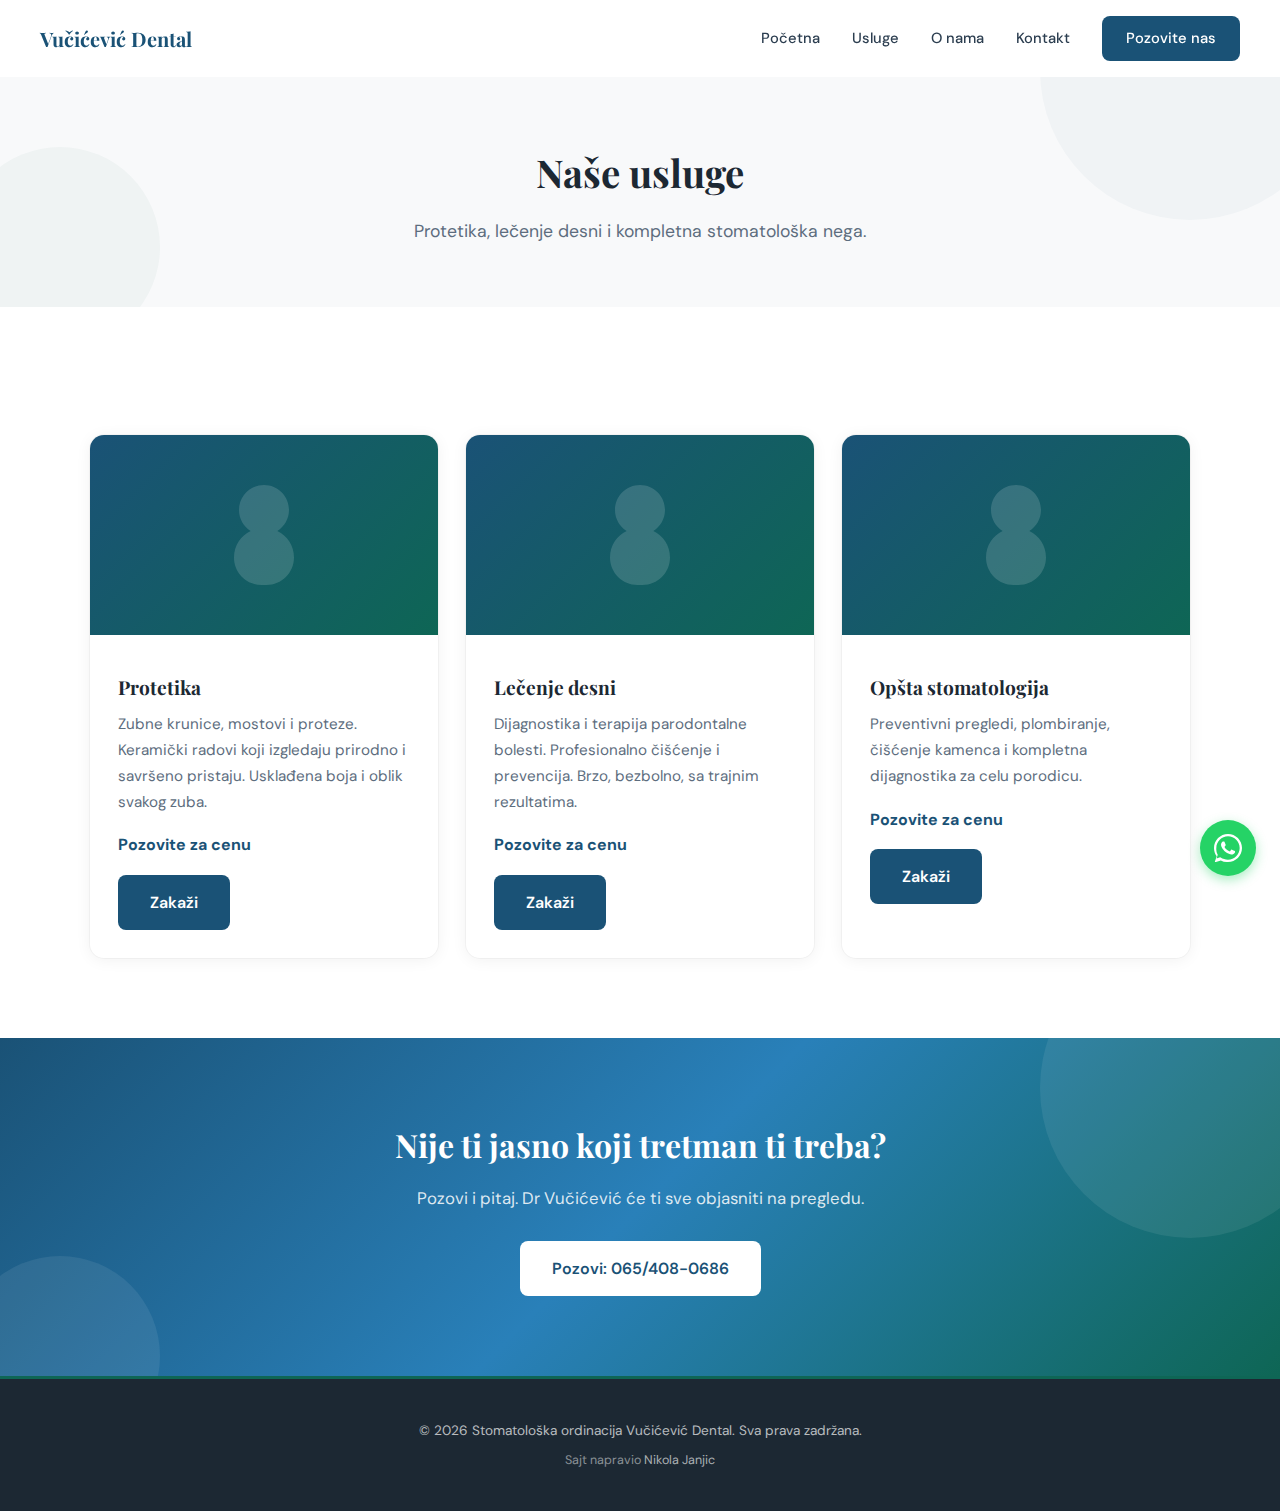
<file: usluge.html>
<!DOCTYPE html>
<html lang="sr">
<head>
<meta charset="UTF-8">
<meta name="viewport" content="width=device-width, initial-scale=1.0">
<title>Usluge | Stomatolo&#353;ka ordinacija Vu&#269;i&#263;evi&#263; Dental</title>
<meta name="description" content="Protetika, Le&#269;enje desni, Op&#353;ta stomatologija. Stomatolo&#353;ka ordinacija Vu&#269;i&#263;evi&#263; Dental, Beograd.">
<meta property="og:title" content="Usluge | Stomatolo&#353;ka ordinacija Vu&#269;i&#263;evi&#263; Dental">
<meta property="og:description" content="Protetika, Le&#269;enje desni, Op&#353;ta stomatologija. Stomatolo&#353;ka ordinacija Vu&#269;i&#263;evi&#263; Dental.">
<meta property="og:type" content="website">
<meta property="og:url" content="https://beograd-stomatoloska-ordinacija-vucicevic-dental-efbf.pages.dev/usluge.html">
<meta property="og:image" content="https://images.unsplash.com/photo-1629909613654-28e377c37b09?auto=format&fit=crop&w=1200&q=80">
<meta property="og:locale" content="sr_RS">
<link rel="canonical" href="https://beograd-stomatoloska-ordinacija-vucicevic-dental-efbf.pages.dev/usluge.html">
<link rel="icon" href="data:image/svg+xml,<svg xmlns='http://www.w3.org/2000/svg' viewBox='0 0 100 100'><rect rx='20' width='100' height='100' fill='%231a5276'/><text x='50' y='68' text-anchor='middle' fill='white' font-size='55' font-family='sans-serif'>S</text></svg>">
<link rel="preconnect" href="https://fonts.googleapis.com">
<link rel="preconnect" href="https://fonts.gstatic.com" crossorigin>
<link href="https://fonts.googleapis.com/css2?family=DM+Sans:wght@400;500;700&family=Playfair+Display:wght@600;700&display=swap" rel="stylesheet">
<link rel="stylesheet" href="style.css">
<style>:root{--primary:#1a5276;--primary-light:#2980b9;--accent:#0e6655;--accent-light:#1abc9c;--dark:#1c2833;--font-body:'DM Sans',sans-serif;--font-display:'Playfair Display',serif}</style>
</head>
<body>

<header class="header" id="header">
  <a href="index.html" class="logo">Vu&#269;i&#263;evi&#263; Dental</a>
  <nav class="nav">
    <a href="index.html">Po&#269;etna</a>
    <a href="usluge.html">Usluge</a>
    <a href="o-nama.html">O nama</a>
    <a href="kontakt.html">Kontakt</a>
    <a href="tel:+381654080686" class="nav-cta">Pozovite nas</a>
  </nav>
  <button class="hamburger" onclick="toggleMenu()" aria-label="Meni" aria-expanded="false"><span></span><span></span><span></span></button>
</header>

<nav class="mobile-menu" id="mobileMenu" aria-label="Mobilna navigacija">
  <a href="tel:+381654080686" class="nav-cta">Pozovite: 065/408-0686</a>
  <a href="index.html">Po&#269;etna</a>
  <a href="usluge.html">Usluge</a>
  <a href="o-nama.html">O nama</a>
  <a href="kontakt.html">Kontakt</a>
</nav>

<section class="page-hero">
  <h1>Na&#353;e usluge</h1>
  <p>Protetika, le&#269;enje desni i kompletna stomatolo&#353;ka nega.</p>
</section>


<section>
  <div class="section-inner">
    <div class="services-grid">
      
      <div class="service-card fade-in">
        <img onerror="this.onerror=null;this.style.background='linear-gradient(135deg,var(--primary),var(--accent))';this.style.objectFit='none';this.src='data:image/svg+xml,%3Csvg xmlns=%27http://www.w3.org/2000/svg%27 width=%27120%27 height=%27120%27 fill=%27rgba(255,255,255,.15)%27 viewBox=%270 0 24 24%27%3E%3Cpath d=%27M12 2C9.24 2 7 4.24 7 7c0 1.77.93 3.32 2.33 4.2C7.36 12.15 6 14.09 6 16.5 6 19.54 8.46 22 11.5 22h1c3.04 0 5.5-2.46 5.5-5.5 0-2.41-1.36-4.35-3.33-5.3C16.07 10.32 17 8.77 17 7c0-2.76-2.24-5-5-5z%27/%3E%3C/svg%3E'" src="https://images.unsplash.com/photo-1629909613654-28e377c37b09?auto=format&fit=crop&w=600&q=80" alt="Protetika - Stomatolo&#353;ka ordinacija Vu&#269;i&#263;evi&#263; Dental" loading="lazy">
        <div class="service-card-body">
          <h3>Protetika</h3>
          <p>Zubne krunice, mostovi i proteze. Kerami&#269;ki radovi koji izgledaju prirodno i savr&#353;eno pristaju. Uskla&#273;ena boja i oblik svakog zuba.</p>
          
          <span class="service-price">Pozovite za cenu</span>
          
          <a href="tel:+381654080686" class="btn-primary">Zaka&#382;i</a>
        </div>
      </div>
      
      <div class="service-card fade-in">
        <img onerror="this.onerror=null;this.style.background='linear-gradient(135deg,var(--primary),var(--accent))';this.style.objectFit='none';this.src='data:image/svg+xml,%3Csvg xmlns=%27http://www.w3.org/2000/svg%27 width=%27120%27 height=%27120%27 fill=%27rgba(255,255,255,.15)%27 viewBox=%270 0 24 24%27%3E%3Cpath d=%27M12 2C9.24 2 7 4.24 7 7c0 1.77.93 3.32 2.33 4.2C7.36 12.15 6 14.09 6 16.5 6 19.54 8.46 22 11.5 22h1c3.04 0 5.5-2.46 5.5-5.5 0-2.41-1.36-4.35-3.33-5.3C16.07 10.32 17 8.77 17 7c0-2.76-2.24-5-5-5z%27/%3E%3C/svg%3E'" src="https://images.unsplash.com/photo-1588776814546-1ffcf47267a5?auto=format&fit=crop&w=600&q=80" alt="Le&#269;enje desni - Stomatolo&#353;ka ordinacija Vu&#269;i&#263;evi&#263; Dental" loading="lazy">
        <div class="service-card-body">
          <h3>Le&#269;enje desni</h3>
          <p>Dijagnostika i terapija parodontalne bolesti. Profesionalno &#269;i&#353;&#263;enje i prevencija. Brzo, bezbolno, sa trajnim rezultatima.</p>
          
          <span class="service-price">Pozovite za cenu</span>
          
          <a href="tel:+381654080686" class="btn-primary">Zaka&#382;i</a>
        </div>
      </div>
      
      <div class="service-card fade-in">
        <img onerror="this.onerror=null;this.style.background='linear-gradient(135deg,var(--primary),var(--accent))';this.style.objectFit='none';this.src='data:image/svg+xml,%3Csvg xmlns=%27http://www.w3.org/2000/svg%27 width=%27120%27 height=%27120%27 fill=%27rgba(255,255,255,.15)%27 viewBox=%270 0 24 24%27%3E%3Cpath d=%27M12 2C9.24 2 7 4.24 7 7c0 1.77.93 3.32 2.33 4.2C7.36 12.15 6 14.09 6 16.5 6 19.54 8.46 22 11.5 22h1c3.04 0 5.5-2.46 5.5-5.5 0-2.41-1.36-4.35-3.33-5.3C16.07 10.32 17 8.77 17 7c0-2.76-2.24-5-5-5z%27/%3E%3C/svg%3E'" src="https://images.unsplash.com/photo-1629909613654-28e377c37b09?auto=format&fit=crop&w=600&q=80" alt="Op&#353;ta stomatologija - Stomatolo&#353;ka ordinacija Vu&#269;i&#263;evi&#263; Dental" loading="lazy">
        <div class="service-card-body">
          <h3>Op&#353;ta stomatologija</h3>
          <p>Preventivni pregledi, plombiranje, &#269;i&#353;&#263;enje kamenca i kompletna dijagnostika za celu porodicu.</p>
          
          <span class="service-price">Pozovite za cenu</span>
          
          <a href="tel:+381654080686" class="btn-primary">Zaka&#382;i</a>
        </div>
      </div>
      
    </div>
  </div>
</section>


<section class="cta-banner">
  <h2>Nije ti jasno koji tretman ti treba?</h2>
  <p>Pozovi i pitaj. Dr Vu&#269;i&#263;evi&#263; &#263;e ti sve objasniti na pregledu.</p>
  <a href="tel:+381654080686" class="btn-white">Pozovi: 065/408-0686</a>
</section>

<footer>
  <p>&copy; <span id="copyright-year"></span> Stomatolo&#353;ka ordinacija Vu&#269;i&#263;evi&#263; Dental. Sva prava zadr&#382;ana.</p>
  <p class="credit">Sajt napravio <a href="https://nikolajanjic.com" target="_blank" rel="noopener noreferrer">Nikola Janjic</a></p>
</footer>


<a href="https://wa.me/381654080686" class="whatsapp-float" target="_blank" rel="noopener noreferrer" aria-label="Pi&#353;ite nam na WhatsApp">
  <svg xmlns="http://www.w3.org/2000/svg" width="28" height="28" fill="white" viewBox="0 0 24 24" aria-hidden="true"><path d="M17.472 14.382c-.297-.149-1.758-.867-2.03-.967-.273-.099-.471-.148-.67.15-.197.297-.767.966-.94 1.164-.173.199-.347.223-.644.075-.297-.15-1.255-.463-2.39-1.475-.883-.788-1.48-1.761-1.653-2.059-.173-.297-.018-.458.13-.606.134-.133.298-.347.446-.52.149-.174.198-.298.298-.497.099-.198.05-.371-.025-.52-.075-.149-.669-1.612-.916-2.207-.242-.579-.487-.5-.669-.51-.173-.008-.371-.01-.57-.01-.198 0-.52.074-.792.372-.272.297-1.04 1.016-1.04 2.479 0 1.462 1.065 2.875 1.213 3.074.149.198 2.096 3.2 5.077 4.487.709.306 1.262.489 1.694.625.712.227 1.36.195 1.871.118.571-.085 1.758-.719 2.006-1.413.248-.694.248-1.289.173-1.413-.074-.124-.272-.198-.57-.347z"/><path d="M12 0C5.373 0 0 5.373 0 12c0 2.625.846 5.059 2.284 7.034L.789 23.492a.5.5 0 00.611.611l4.458-1.495A11.943 11.943 0 0012 24c6.627 0 12-5.373 12-12S18.627 0 12 0zm0 22c-2.319 0-4.476-.678-6.295-1.844l-.44-.282-3.065 1.027 1.027-3.065-.282-.44A9.96 9.96 0 012 12C2 6.486 6.486 2 12 2s10 4.486 10 10-4.486 10-10 10z"/></svg>
</a>


<script>
var header = document.getElementById('header');
if (header) window.addEventListener('scroll', function() { header.classList.toggle('scrolled', window.scrollY > 10); });
function toggleMenu() { var m = document.getElementById('mobileMenu'); var b = document.querySelector('.hamburger'); if (m) { m.classList.toggle('open'); if (b) b.setAttribute('aria-expanded', m.classList.contains('open')); } }
document.querySelectorAll('#mobileMenu a').forEach(function(a) { a.addEventListener('click', function() { var m = document.getElementById('mobileMenu'); var b = document.querySelector('.hamburger'); if (m) { m.classList.remove('open'); if (b) b.setAttribute('aria-expanded', 'false'); } }); });
var fadeObserver = new IntersectionObserver(function(entries) { entries.forEach(function(e) { if (e.isIntersecting) { e.target.classList.add('visible'); fadeObserver.unobserve(e.target); } }); }, { threshold: 0.1 });
document.querySelectorAll('.fade-in').forEach(function(el) { var rect = el.getBoundingClientRect(); if (rect.top < window.innerHeight && rect.bottom > 0) { el.classList.add('visible'); } else { fadeObserver.observe(el); } });
var yearEl = document.getElementById('copyright-year'); if (yearEl) yearEl.textContent = new Date().getFullYear();
</script>
</body>
</html>
</file>
<file: style.css>
/* DENTAL LEAD PROCESSOR v2.0 - Shared Styles */
:root{--primary:#1a5276;--primary-light:#2471a3;--accent:#148f77;--accent-light:#1abc9c;--dark:#1c2833;--text:#2c3e50;--text-light:#5d6d7e;--bg:#fff;--bg-soft:#f8f9fa;--bg-alt:#eef1f5;--border:#e8ecef;--shadow:0 2px 16px rgba(0,0,0,.06);--shadow-lg:0 8px 32px rgba(0,0,0,.10);--radius:14px;--radius-sm:8px;--whatsapp:#25D366;--font-body:'DM Sans',sans-serif;--font-display:'Playfair Display',serif;--gradient-cta:linear-gradient(135deg,var(--primary),var(--primary-light) 50%,var(--accent));--card-glow:0 2px 16px rgba(0,0,0,.06),0 0 0 1px rgba(0,0,0,.03);--card-glow-hover:0 8px 32px rgba(0,0,0,.10),0 0 0 1px rgba(0,0,0,.05)}
*{margin:0;padding:0;box-sizing:border-box}
body{font-family:var(--font-body);color:var(--text);background:var(--bg);line-height:1.7;font-size:16px;-webkit-font-smoothing:antialiased}
html{scroll-behavior:smooth}

/* HEADER */
.header{position:fixed;top:0;left:0;right:0;z-index:100;background:rgba(255,255,255,.95);-webkit-backdrop-filter:blur(12px);backdrop-filter:blur(12px);padding:16px 40px;display:flex;justify-content:space-between;align-items:center;transition:box-shadow .3s,padding .3s}
.header.scrolled{box-shadow:var(--shadow);padding:12px 40px}
.logo{font-family:var(--font-display);font-size:1.25rem;font-weight:700;color:var(--primary);text-decoration:none}
.nav{display:flex;gap:32px;align-items:center}
.nav a{text-decoration:none;color:var(--text);font-size:.92rem;font-weight:500;transition:color .2s}
.nav a:hover{color:var(--primary)}
.nav-cta{background:var(--primary);color:white !important;padding:10px 24px;border-radius:var(--radius-sm);font-weight:600;transition:background .3s}
.nav-cta:hover{background:var(--primary-light)}
.hamburger{display:none;flex-direction:column;gap:5px;cursor:pointer;background:none;border:none;padding:8px}
.hamburger span{width:24px;height:2px;background:var(--text);transition:.3s}

/* MOBILE MENU */
.mobile-menu{display:none;position:fixed;top:0;left:0;right:0;bottom:0;background:var(--bg);z-index:99;padding:100px 32px 32px;flex-direction:column;gap:24px}
.mobile-menu.open{display:flex}
.mobile-menu a{font-size:1.2rem;text-decoration:none;color:var(--text);font-weight:500;padding:12px 0;border-bottom:1px solid var(--border)}
.mobile-menu .nav-cta{text-align:center;border-bottom:none;background:var(--primary);color:white;padding:14px;border-radius:var(--radius-sm)}

/* BUTTONS */
.btn-primary{display:inline-flex;align-items:center;gap:8px;padding:14px 32px;background:var(--primary);color:white;text-decoration:none;border-radius:var(--radius-sm);font-weight:600;font-size:1rem;transition:background .3s,transform .2s}
.btn-primary:hover{background:var(--primary-light);transform:translateY(-1px)}
.btn-secondary{display:inline-flex;align-items:center;gap:8px;padding:14px 32px;background:transparent;color:var(--primary);text-decoration:none;border:2px solid var(--border);border-radius:var(--radius-sm);font-weight:600;font-size:1rem;transition:border-color .3s}
.btn-secondary:hover{border-color:var(--primary)}
.btn-accent{display:inline-flex;align-items:center;gap:8px;padding:14px 32px;background:var(--accent);color:white;text-decoration:none;border-radius:var(--radius-sm);font-weight:600;font-size:1rem;transition:background .3s}
.btn-accent:hover{background:var(--accent-light)}

/* PAGE HERO (sub-pages) */
.page-hero{padding:140px 40px 60px;text-align:center;background:var(--bg-soft);position:relative;overflow:hidden}
.page-hero::before,.page-hero::after{content:'';position:absolute;border-radius:50%;pointer-events:none}
.page-hero::before{width:300px;height:300px;background:var(--primary);opacity:.035;top:-80px;right:-60px}
.page-hero::after{width:200px;height:200px;background:var(--accent);opacity:.04;bottom:-40px;left:-40px}
.page-hero h1{font-family:var(--font-display);font-size:2.4rem;color:var(--dark);margin-bottom:12px;position:relative;z-index:1}
.page-hero p{color:var(--text-light);font-size:1.1rem;max-width:600px;margin:0 auto;position:relative;z-index:1}

/* SECTIONS */
section{padding:80px 40px}
.section-inner{max-width:1100px;margin:0 auto}
.section-title{font-family:var(--font-display);font-size:2.2rem;font-weight:700;color:var(--dark);margin-bottom:16px;text-align:center}
.section-subtitle{color:var(--text-light);font-size:1.05rem;text-align:center;margin-bottom:48px;max-width:600px;margin-left:auto;margin-right:auto}
.section-label{display:block;text-align:center;font-size:.85rem;font-weight:600;color:var(--accent);text-transform:uppercase;letter-spacing:1px;margin-bottom:12px}
.section-gradient{background:var(--bg-alt)}
.section-divider{width:60px;height:3px;background:linear-gradient(90deg,var(--primary),var(--accent));margin:0 auto 32px;border-radius:2px}

/* HERO (index) */
.hero{padding:140px 40px 80px;max-width:1200px;margin:0 auto}
.hero-inner{display:grid;grid-template-columns:1fr 1fr;gap:60px;align-items:center}
.hero-badge{display:inline-flex;align-items:center;gap:8px;padding:8px 16px;background:var(--bg-soft);border-radius:100px;font-size:.85rem;color:var(--text-light);font-weight:500;margin-bottom:20px}
.hero-badge strong{color:var(--accent)}
.hero h1{font-family:var(--font-display);font-size:2.8rem;font-weight:700;color:var(--dark);line-height:1.2;margin-bottom:16px}
.hero p{font-size:1.1rem;color:var(--text-light);margin-bottom:32px;line-height:1.6}
.hero-buttons{display:flex;gap:16px;flex-wrap:wrap}
.hero-image{position:relative;overflow:hidden;border-radius:var(--radius)}
.hero-image::after{content:'';position:absolute;inset:0;background:linear-gradient(135deg,var(--primary),transparent);opacity:.15;pointer-events:none;border-radius:var(--radius);transition:opacity .3s}
.hero-image:hover::after{opacity:.08}
.hero-image img{width:100%;border-radius:var(--radius);object-fit:cover;aspect-ratio:4/3;transition:transform .6s ease}
.hero-image:hover img{transform:scale(1.03)}
.hero-image-badge{position:absolute;bottom:12px;left:24px;background:white;padding:14px 20px;border-radius:var(--radius-sm);box-shadow:var(--shadow-lg);font-weight:600;font-size:.95rem;display:flex;align-items:center;gap:8px;z-index:2}
.hero-image-badge .stars{color:#f59e0b}

/* DIAGNOSTICIAN */
.diagnostician{background:white;border-radius:var(--radius);padding:48px 32px;max-width:800px;margin:0 auto;text-align:center;box-shadow:var(--shadow-lg)}
.diagnostician h2{font-family:var(--font-display);font-size:1.8rem;color:var(--dark);margin-bottom:8px}
.diagnostician>p{color:var(--text-light);margin-bottom:32px}
.symptom-grid{display:grid;grid-template-columns:repeat(auto-fit,minmax(200px,1fr));gap:12px;margin-bottom:32px}
.symptom-btn{background:white;border:2px solid var(--border);border-radius:var(--radius-sm);padding:16px;cursor:pointer;font-family:var(--font-body);font-size:.95rem;font-weight:500;color:var(--text);transition:border-color .3s,background .3s;text-align:center}
.symptom-btn:hover{border-color:var(--primary)}
.symptom-btn.active{border-color:var(--primary);background:var(--primary);color:white}
.symptom-result{display:none;text-align:left;background:white;border-radius:var(--radius-sm);padding:32px;margin-top:24px;border-left:4px solid var(--accent)}
.symptom-result.visible{display:block;animation:slideIn .3s ease}
@keyframes slideIn{from{opacity:0;transform:translateY(10px)}to{opacity:1;transform:translateY(0)}}
.symptom-result h3{font-family:var(--font-display);color:var(--dark);margin-bottom:12px;font-size:1.3rem}
.symptom-result>p{color:var(--text);margin-bottom:12px;font-size:.95rem;line-height:1.7}
.symptom-result .info-row{display:flex;gap:24px;margin:20px 0;flex-wrap:wrap}
.symptom-result .info-item{font-size:.9rem;color:var(--text-light)}
.symptom-result .info-item strong{color:var(--text);display:block;font-size:1rem}
.symptom-result .review-quote{font-style:italic;color:var(--text-light);margin:16px 0;padding:12px 16px;background:var(--bg-soft);border-radius:var(--radius-sm);font-size:.95rem}
.symptom-result .review-quote span{display:block;font-style:normal;font-weight:600;color:var(--text);margin-top:4px;font-size:.85rem}
.symptom-result .result-cta{margin-top:20px;display:flex;gap:12px;flex-wrap:wrap}
.followup-grid{display:flex;gap:8px;flex-wrap:wrap;margin:16px 0}
.followup-btn{background:var(--bg-soft);border:1px solid var(--border);border-radius:100px;padding:8px 16px;cursor:pointer;font-family:var(--font-body);font-size:.85rem;color:var(--text);transition:all .2s}
.followup-btn:hover{border-color:var(--primary);color:var(--primary)}
.followup-btn.active{background:var(--primary);color:white;border-color:var(--primary)}
.followup-prompt{font-weight:500;color:var(--dark);margin-top:8px}
.followup-detail{display:none;margin-top:12px;padding:16px;background:var(--bg-soft);border-radius:var(--radius-sm);font-size:.9rem;color:var(--text);line-height:1.7}
.followup-detail.visible{display:block;animation:slideIn .2s ease}

/* BENEFITS */
.benefits-grid{display:grid;grid-template-columns:1fr 1fr;gap:24px}
.benefit-card{background:white;border-radius:var(--radius);overflow:hidden;border:1px solid rgba(0,0,0,.08);box-shadow:var(--card-glow);transition:transform .3s,box-shadow .3s}
.benefit-card:hover{transform:translateY(-4px);box-shadow:var(--card-glow-hover)}
.benefit-card img{width:100%;height:220px;object-fit:cover}
.benefit-card-body{padding:28px}
.benefit-card h3{font-family:var(--font-display);font-size:1.15rem;color:var(--dark);margin-bottom:8px}
.benefit-card p{color:var(--text-light);font-size:.95rem;line-height:1.7}

/* PROCESS - Dark section */
.process-section{background:var(--dark);position:relative;overflow:hidden}
.process-section::before{content:'';position:absolute;inset:0;background:linear-gradient(135deg,var(--primary),transparent);opacity:.15;pointer-events:none}
.process-section .section-label{color:var(--accent-light)}
.process-section .section-title{color:white}
.process-grid{display:grid;grid-template-columns:repeat(3,1fr);gap:40px}
.process-step{text-align:center}
.process-number{width:56px;height:56px;border-radius:50%;background:var(--accent);color:white;display:flex;align-items:center;justify-content:center;font-size:1.4rem;font-weight:700;margin:0 auto 16px;font-family:var(--font-display)}
.process-step h3{font-size:1.05rem;font-weight:600;margin-bottom:8px;color:white}
.process-step p{color:rgba(255,255,255,.7);font-size:.92rem}

/* STATS */
.stats-grid{display:grid;grid-template-columns:repeat(4,1fr);gap:32px;text-align:center;padding:48px 0}
.stat-item{position:relative}
.stat-item + .stat-item::before{content:'';position:absolute;left:0;top:20%;height:60%;width:1px;background:var(--border)}
.stat-item .counter-value{font-size:2.8rem;font-weight:700;color:var(--primary);font-family:var(--font-display);display:block}
.stat-item .stat-suffix{font-size:2.8rem;font-weight:700;color:var(--primary);font-family:var(--font-display)}
.stat-item p{color:var(--text-light);font-size:.9rem;margin-top:4px}

/* REVIEWS */
.reviews-grid{display:grid;grid-template-columns:repeat(3,1fr);gap:24px}
.review-card{background:white;border-radius:var(--radius);padding:28px;box-shadow:var(--card-glow);position:relative;overflow:hidden;transition:transform .3s,box-shadow .3s}
.review-card::before{content:'';position:absolute;top:0;left:0;right:0;height:3px;background:linear-gradient(90deg,var(--primary),var(--accent));opacity:1}
.review-card:hover{transform:translateY(-4px);box-shadow:var(--card-glow-hover)}
.review-stars{color:#f59e0b;font-size:1rem;margin-bottom:12px}
.review-text{color:var(--text);font-size:.95rem;line-height:1.6;margin-bottom:16px;font-style:italic}
.review-author{font-weight:600;color:var(--dark);font-size:.9rem}

/* FAQ */
.faq-section{background:var(--bg-soft)}
.faq-list{max-width:720px;margin:0 auto;display:flex;flex-direction:column;gap:12px;margin-top:40px}
.faq-item{background:white;border-radius:var(--radius-sm);overflow:hidden;border:1px solid transparent;transition:box-shadow .3s,border-color .3s}
.faq-item.open{box-shadow:var(--card-glow);border-color:var(--primary)}
.faq-question{width:100%;display:flex;justify-content:space-between;align-items:center;gap:12px;padding:18px 20px;background:white;border:none;border-radius:var(--radius-sm);cursor:pointer;font-size:1rem;font-weight:500;text-align:left;font-family:var(--font-body);color:var(--text);transition:background .2s}
.faq-question:hover{background:var(--bg-soft)}
.faq-icon{transition:transform .3s;font-size:1.5rem;flex-shrink:0;color:var(--primary)}
.faq-item.open .faq-icon{transform:rotate(45deg)}
.faq-answer{max-height:0;overflow:hidden;transition:max-height .4s ease,padding .3s ease;padding:0 20px}
.faq-item.open .faq-answer{max-height:500px;padding:0 20px 18px}
.faq-answer-inner{color:var(--text-light);font-size:.95rem;line-height:1.6}

/* SERVICES PAGE */
.services-grid{display:grid;grid-template-columns:repeat(auto-fit,minmax(320px,1fr));gap:28px;margin-top:48px}
.service-card{background:white;border-radius:var(--radius);overflow:hidden;box-shadow:var(--card-glow);transition:transform .3s,box-shadow .3s}
.service-card:hover{transform:translateY(-4px);box-shadow:var(--card-glow-hover)}
.service-card img{width:100%;height:200px;object-fit:cover;transition:transform .4s ease}
.service-card:hover img{transform:scale(1.05)}
.service-card-body{padding:28px}
.service-card h3{font-family:var(--font-display);font-size:1.2rem;color:var(--dark);margin-bottom:8px}
.service-card p{color:var(--text-light);font-size:.95rem;margin-bottom:16px}
.service-price{font-weight:700;color:var(--primary);font-size:1rem;margin-bottom:16px;display:block}

/* ABOUT PAGE */
.about-split{display:grid;grid-template-columns:1fr 1fr;gap:60px;align-items:start}
.about-image img{width:100%;border-radius:var(--radius);object-fit:cover;aspect-ratio:3/4;max-height:600px}
.about-text{padding-top:8px}
.about-heading{font-family:var(--font-display);font-size:1.8rem;color:var(--dark);line-height:1.3;margin-bottom:24px}
.about-paragraph{color:var(--text);font-size:1.02rem;margin-bottom:16px;line-height:1.8}
.about-quote{margin:28px 0;padding:20px 24px;background:var(--bg-soft);border-left:4px solid var(--accent);border-radius:0 var(--radius-sm) var(--radius-sm) 0;color:var(--dark);font-size:1rem;font-weight:500;line-height:1.7}
.values-heading{font-family:var(--font-display);font-size:2rem;text-align:center;color:var(--dark);margin-bottom:8px}
.values-grid{display:grid;grid-template-columns:repeat(3,1fr);gap:28px;margin-top:48px}
.value-card{background:white;border:1px solid var(--border);border-radius:var(--radius);padding:32px;text-align:center;box-shadow:var(--card-glow);transition:transform .3s,box-shadow .3s}
.value-card:hover{transform:translateY(-4px);box-shadow:var(--card-glow-hover)}
.value-icon{width:56px;height:56px;border-radius:50%;background:var(--primary);display:flex;align-items:center;justify-content:center;margin:0 auto 16px;color:white}
.value-card h3{font-family:var(--font-display);font-size:1.1rem;color:var(--dark);margin-bottom:8px}
.value-card p{color:var(--text-light);font-size:.92rem}

/* MAP */
.map-section{padding:0}
.map-section iframe{width:100%;height:400px;border:0;display:block}

/* CONTACT PAGE */
.contact-grid{display:grid;grid-template-columns:1fr 1fr;gap:48px;margin-top:48px}
.contact-card{background:white;border-radius:var(--radius);padding:32px;box-shadow:var(--card-glow)}
.contact-card h3{font-family:var(--font-display);font-size:1.2rem;color:var(--dark);margin-bottom:16px;padding-bottom:12px;border-bottom:2px solid var(--accent)}
.contact-card p{color:var(--text-light);font-size:.95rem;margin-bottom:16px}
.contact-link{display:flex;align-items:center;gap:12px;text-decoration:none;color:var(--primary);font-weight:600;font-size:1.05rem;padding:12px 0;border-bottom:1px solid var(--border);transition:color .2s}
.contact-link:hover{color:var(--primary-light)}
.contact-link:last-child{border-bottom:none}
.hours-table{width:100%;border-collapse:collapse;margin-top:16px}
.hours-table td{padding:10px 0;border-bottom:1px solid var(--border);font-size:.95rem}
.hours-table td:last-child{text-align:right;font-weight:500}
.hours-table tr:last-child td{border-bottom:none}

/* CTA BANNER */
.cta-banner{background:var(--gradient-cta);text-align:center;padding:80px 40px;position:relative;overflow:hidden}
.cta-banner::before,.cta-banner::after{content:'';position:absolute;border-radius:50%;background:rgba(255,255,255,.08);pointer-events:none}
.cta-banner::before{width:300px;height:300px;top:-100px;right:-60px}
.cta-banner::after{width:200px;height:200px;bottom:-80px;left:-40px}
.cta-banner h2{font-family:var(--font-display);color:white;font-size:2rem;margin-bottom:12px;position:relative;z-index:1}
.cta-banner p{color:rgba(255,255,255,.85);margin-bottom:28px;font-size:1.05rem;position:relative;z-index:1}
.cta-banner .btn-white{display:inline-flex;align-items:center;gap:8px;padding:14px 32px;background:white;color:var(--primary);text-decoration:none;border-radius:var(--radius-sm);font-weight:600;font-size:1rem;transition:transform .2s;margin:0 8px;position:relative;z-index:1}
.cta-banner .btn-white:hover{transform:translateY(-2px)}

/* FOOTER */
footer{background:var(--dark);color:rgba(255,255,255,.7);padding:40px 24px;text-align:center;font-size:.85rem;border-top:3px solid var(--accent)}
footer a{color:rgba(255,255,255,.9);text-decoration:none}
footer .credit{margin-top:8px;font-size:.78rem;opacity:.7}

/* WHATSAPP FLOAT */
.whatsapp-float{position:fixed;bottom:24px;right:24px;width:56px;height:56px;background:var(--whatsapp);border-radius:50%;display:flex;align-items:center;justify-content:center;box-shadow:0 4px 12px rgba(37,211,102,.4);z-index:1000;transition:transform .3s;text-decoration:none}
.whatsapp-float:hover{transform:scale(1.1)}

/* FADE IN */
.fade-in{opacity:0;transform:translateY(30px);transition:opacity .6s ease,transform .6s ease}
.fade-in.visible{opacity:1;transform:translateY(0)}

/* RESPONSIVE */
@media(max-width:900px){
  .nav{display:none}.hamburger{display:flex}
  .hero-inner{grid-template-columns:1fr;gap:40px}.hero h1{font-size:2.2rem}.hero{padding:120px 24px 60px}
  .page-hero{padding:120px 24px 40px}.page-hero h1{font-size:2rem}
  .benefits-grid,.values-grid,.contact-grid{grid-template-columns:1fr}
  .contact-card{border-left:3px solid var(--accent)}
  .about-split{grid-template-columns:1fr;gap:32px}
  .about-image img{aspect-ratio:16/9;max-height:350px}
  .map-section iframe{height:300px}
  .process-grid{grid-template-columns:1fr;gap:32px}
  .stats-grid{grid-template-columns:1fr 1fr;gap:24px}
  .stat-item + .stat-item::before{display:none}
  .stat-item{padding-bottom:24px;border-bottom:1px solid var(--border)}
  .stat-item:last-child{border-bottom:none;padding-bottom:0}
  .reviews-grid,.services-grid{grid-template-columns:1fr}
  .section-title{font-size:1.8rem}.header{padding:16px 24px}section{padding:60px 24px}
  .symptom-grid{grid-template-columns:1fr 1fr}
  .cta-banner{padding:60px 24px}
}
@media(max-width:768px){
  .hero h1{font-size:2rem}.page-hero h1{font-size:1.8rem}.section-title{font-size:1.6rem}
  .stat-item .counter-value,.stat-item .stat-suffix{font-size:2.2rem}
  .diagnostician{padding:32px 20px}.diagnostician h2{font-size:1.5rem}
  .symptom-result .info-row{flex-direction:column;gap:12px}
}
@media(max-width:480px){
  .hero-buttons{flex-direction:column}.hero-buttons a{text-align:center}
  .symptom-grid{grid-template-columns:1fr}.cta-banner h2{font-size:1.5rem}.hero h1{font-size:1.8rem}
  .cta-banner .btn-white{display:block;margin:8px auto;text-align:center}
  .cta-banner{padding:48px 20px}
  .result-cta{flex-direction:column}
}
@media(prefers-reduced-motion:reduce){
  .fade-in{opacity:1;transform:none;transition:none}
  .benefit-card,.review-card,.service-card,.value-card{transition:none}
  .whatsapp-float,.faq-answer,.faq-icon{transition:none}
  .btn-primary,.btn-secondary,.btn-accent,.cta-banner .btn-white{transition:none}
  .symptom-result.visible,.followup-detail.visible{animation:none}
  .hero-image img{transition:none}
  .service-card img{transition:none}
  .faq-item{transition:none}
  html{scroll-behavior:auto}
}

/* FOCUS VISIBLE â€” keyboard accessibility */
:focus-visible{outline:2px solid var(--primary);outline-offset:3px;border-radius:var(--radius-sm)}
.btn-primary:focus-visible,.btn-secondary:focus-visible,.btn-accent:focus-visible,.cta-banner .btn-white:focus-visible{box-shadow:0 0 0 3px var(--primary),0 0 0 5px white;outline:none}
.nav-cta:focus-visible{box-shadow:0 0 0 3px white,0 0 0 5px var(--primary);outline:none}
.symptom-btn:focus-visible,.followup-btn:focus-visible,.faq-question:focus-visible{outline:2px solid var(--primary);outline-offset:2px}
.whatsapp-float:focus-visible{box-shadow:0 0 0 3px var(--whatsapp),0 0 0 5px white;outline:none}
footer a:focus-visible{outline:2px solid rgba(255,255,255,.8);outline-offset:3px}
.process-section :focus-visible{outline-color:rgba(255,255,255,.8)}

/* DARK MODE */
@media(prefers-color-scheme:dark){
  :root{--bg:#1a1f2e;--bg-soft:#222838;--bg-alt:#1e2333;--text:#e0e4eb;--text-light:#b0b8c8;--border:#2d3548;--dark:#0d1117;--shadow:0 2px 16px rgba(0,0,0,.2);--shadow-lg:0 8px 32px rgba(0,0,0,.3);--card-glow:0 2px 16px rgba(0,0,0,.2),0 0 0 1px rgba(255,255,255,.05);--card-glow-hover:0 8px 32px rgba(0,0,0,.3),0 0 0 1px rgba(255,255,255,.08)}
  body{background:var(--bg);color:var(--text)}
  .header{background:rgba(26,31,46,.95)}
  .logo{color:var(--primary-light)}
  .nav a{color:var(--text-light)}
  .mobile-menu{background:var(--bg)}
  .benefit-card,.review-card,.contact-card,.service-card,.faq-item,.diagnostician{background:var(--bg-soft)}
  .benefit-card:hover,.review-card:hover,.service-card:hover{box-shadow:var(--card-glow-hover)}
  /* Headings â€” sve koje koriste color:var(--dark) moraju biti svetle u dark mode */
  .benefit-card h3,.service-card h3,.contact-card h3,.value-card h3,.review-author,.symptom-result h3{color:#e8ecf1}
  .hero h1,.page-hero h1,.section-title,.about-heading,.diagnostician h2,.values-heading{color:#e8ecf1}
  .followup-prompt{color:#e8ecf1}
  /* Body text â€” pojaÄan contrast */
  .benefit-card p,.service-card p,.value-card p,.about-paragraph,.contact-card p,.review-text,.faq-answer-inner,.symptom-result>p,.diagnostician>p{color:#b0b8c8}
  /* Primary-colored text â€” svetliji u dark mode */
  .stat-item .counter-value,.stat-item .stat-suffix,.service-price{color:var(--primary-light)}
  .section-label{color:var(--accent-light)}
  .hero-badge strong{color:var(--accent-light)}
  .faq-icon{color:var(--primary-light)}
  .faq-question{background:var(--bg-soft);color:var(--text)}
  .faq-question:hover{background:var(--bg-alt)}
  .faq-section{background:var(--bg-alt)}
  .section-gradient{background:var(--bg-alt)}
  .page-hero{background:var(--bg-soft)}
  .hero-image-badge{background:var(--bg-soft);color:var(--text)}
  .symptom-btn{background:var(--bg-soft);color:var(--text);border-color:var(--border)}
  .symptom-result{background:var(--bg-soft);border-left-color:var(--accent)}
  .followup-detail{background:var(--bg-alt)}
  .about-quote{background:var(--bg-alt);color:var(--text)}
  .value-card{background:var(--bg-soft);border-color:var(--border)}
  .service-card-body{background:var(--bg-soft)}
  .stat-item + .stat-item::before{background:var(--border)}
  .stat-item{border-bottom-color:var(--border)}
  .contact-link{border-bottom-color:var(--border);color:var(--primary-light)}
  .hours-table td{border-bottom-color:var(--border);color:var(--text)}
  .review-quote{background:var(--bg-alt)}
  .hero-badge{background:var(--bg-soft)}
  .info-item{color:var(--text-light)}
  .info-item strong{color:var(--text)}
  .review-quote span{color:var(--text)}
  :focus-visible{outline-color:var(--primary-light)}
  footer a:focus-visible,.process-section a:focus-visible,.process-section button:focus-visible{outline-color:#fff}
}

/* PRINT */
@media print{
  .header,.mobile-menu,.whatsapp-float,.cta-banner,.hamburger{display:none!important}
  body{background:white;color:black;font-size:12pt}
  section{padding:20px 0}
  .hero{padding:20px 0}
  .hero-image{display:none}
  a{color:black;text-decoration:underline}
  .btn-primary,.btn-secondary,.btn-accent,.btn-white{display:none}
  .fade-in{opacity:1;transform:none}
  .benefit-card,.review-card,.service-card,.value-card,.contact-card{box-shadow:none;border:1px solid #ccc;break-inside:avoid}
  .process-section{background:#2c3e50!important}
  .process-step h3,.process-step p,.process-section .section-title,.process-section .section-label{color:white!important}
  .map-section{display:none!important}
  footer{border-top:1px solid #ccc;background:white;color:black}
}
</file>
